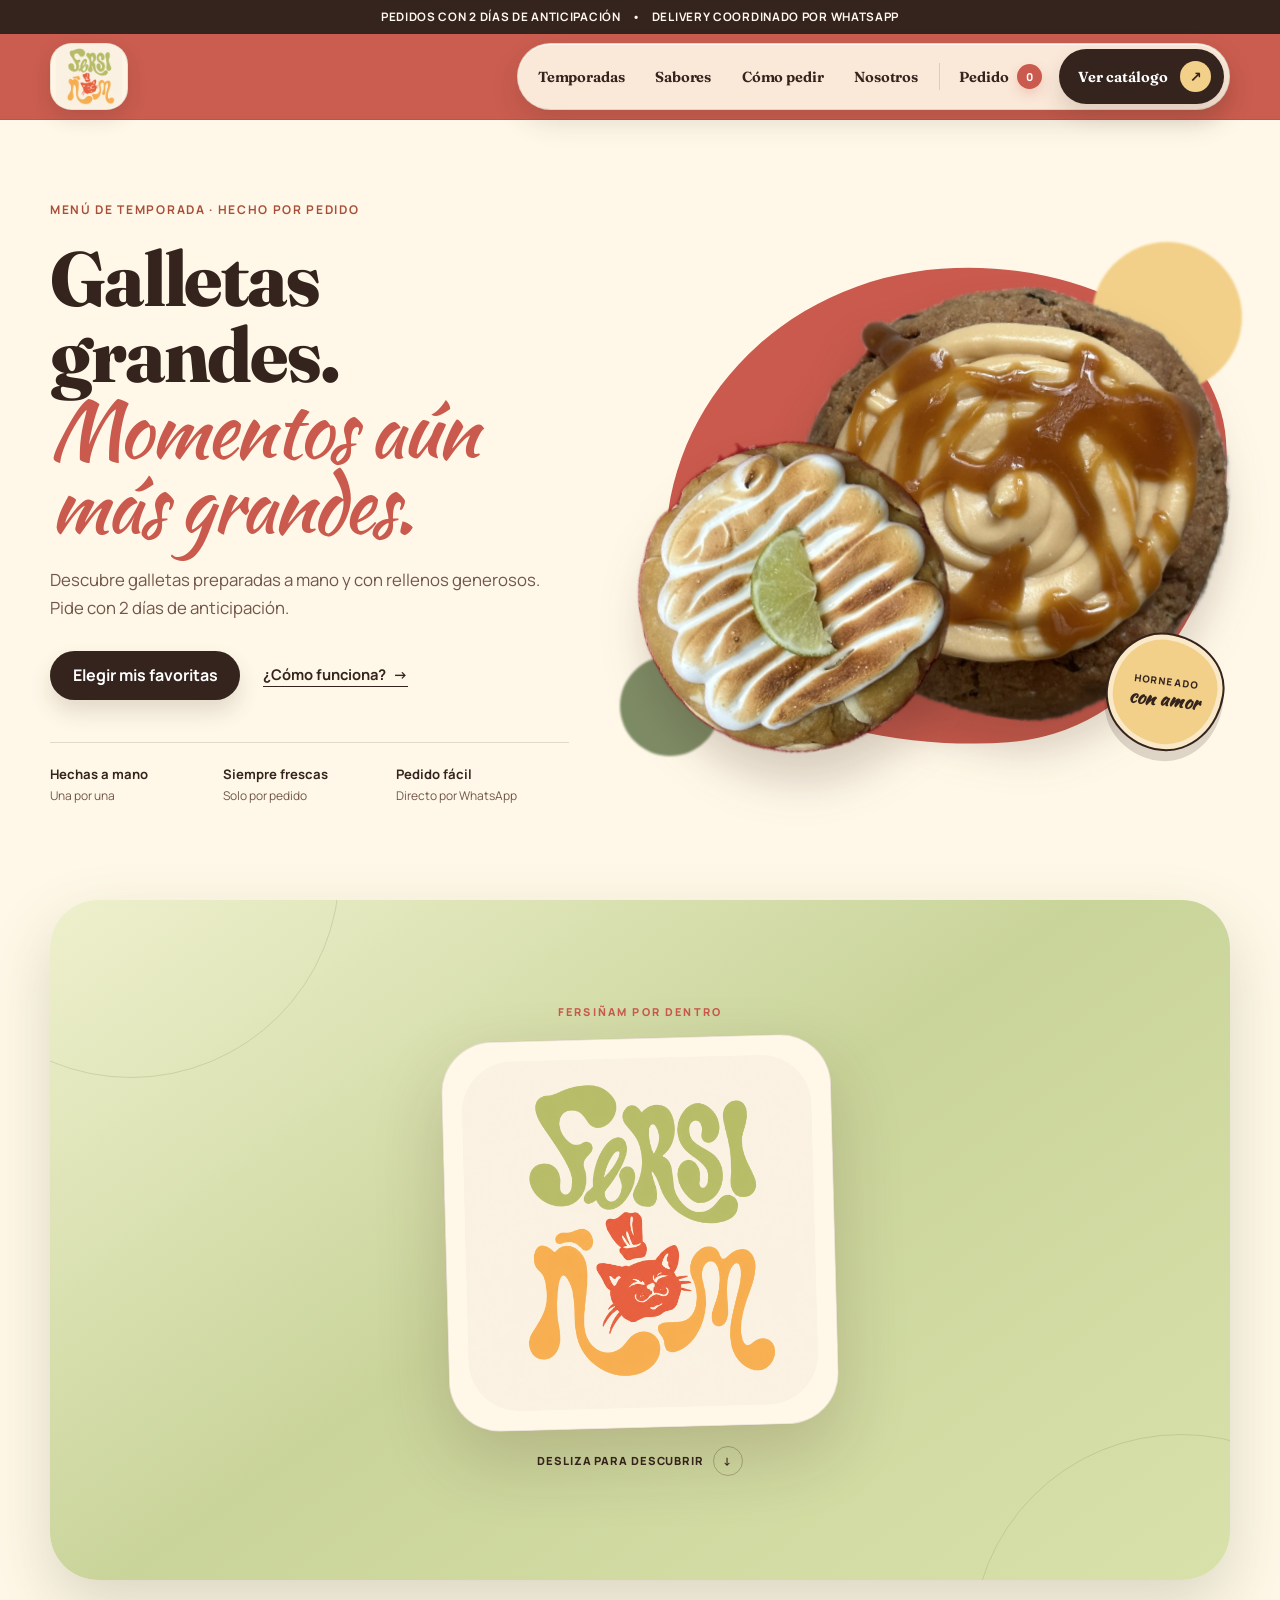
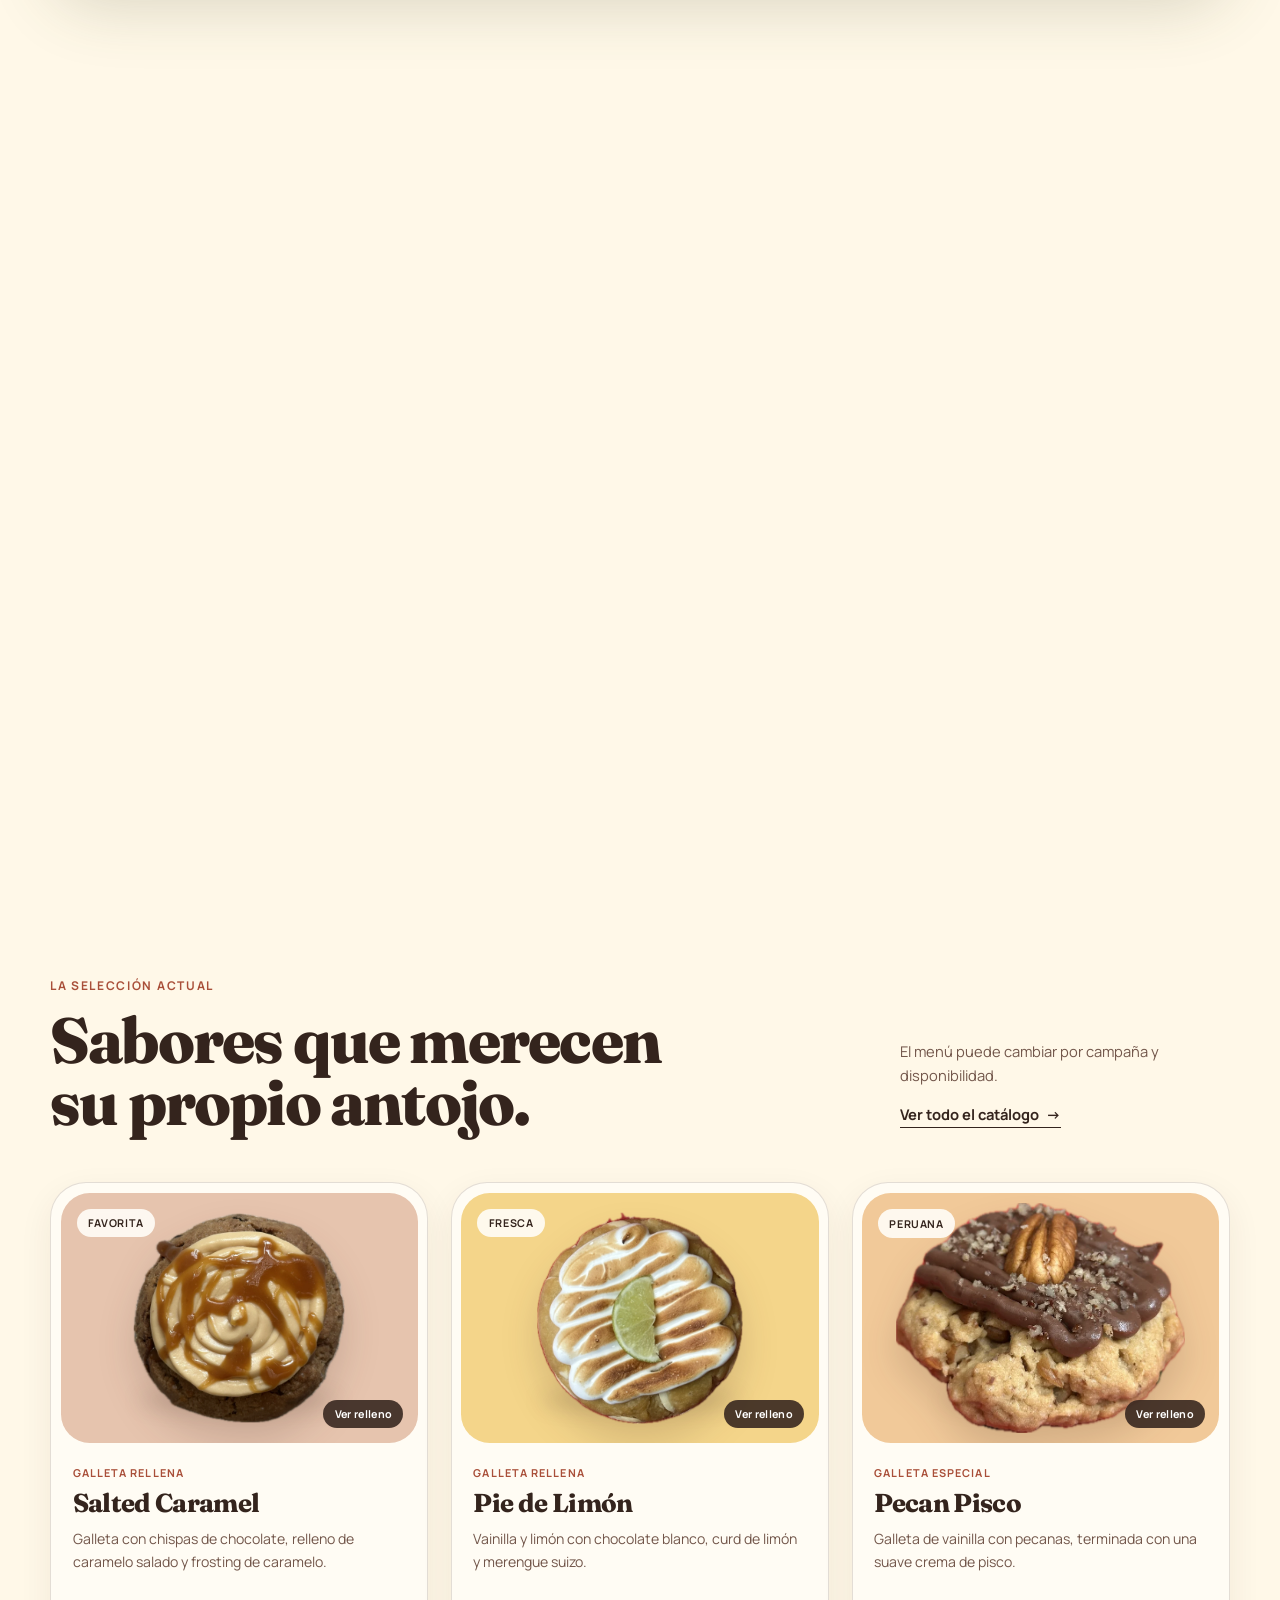
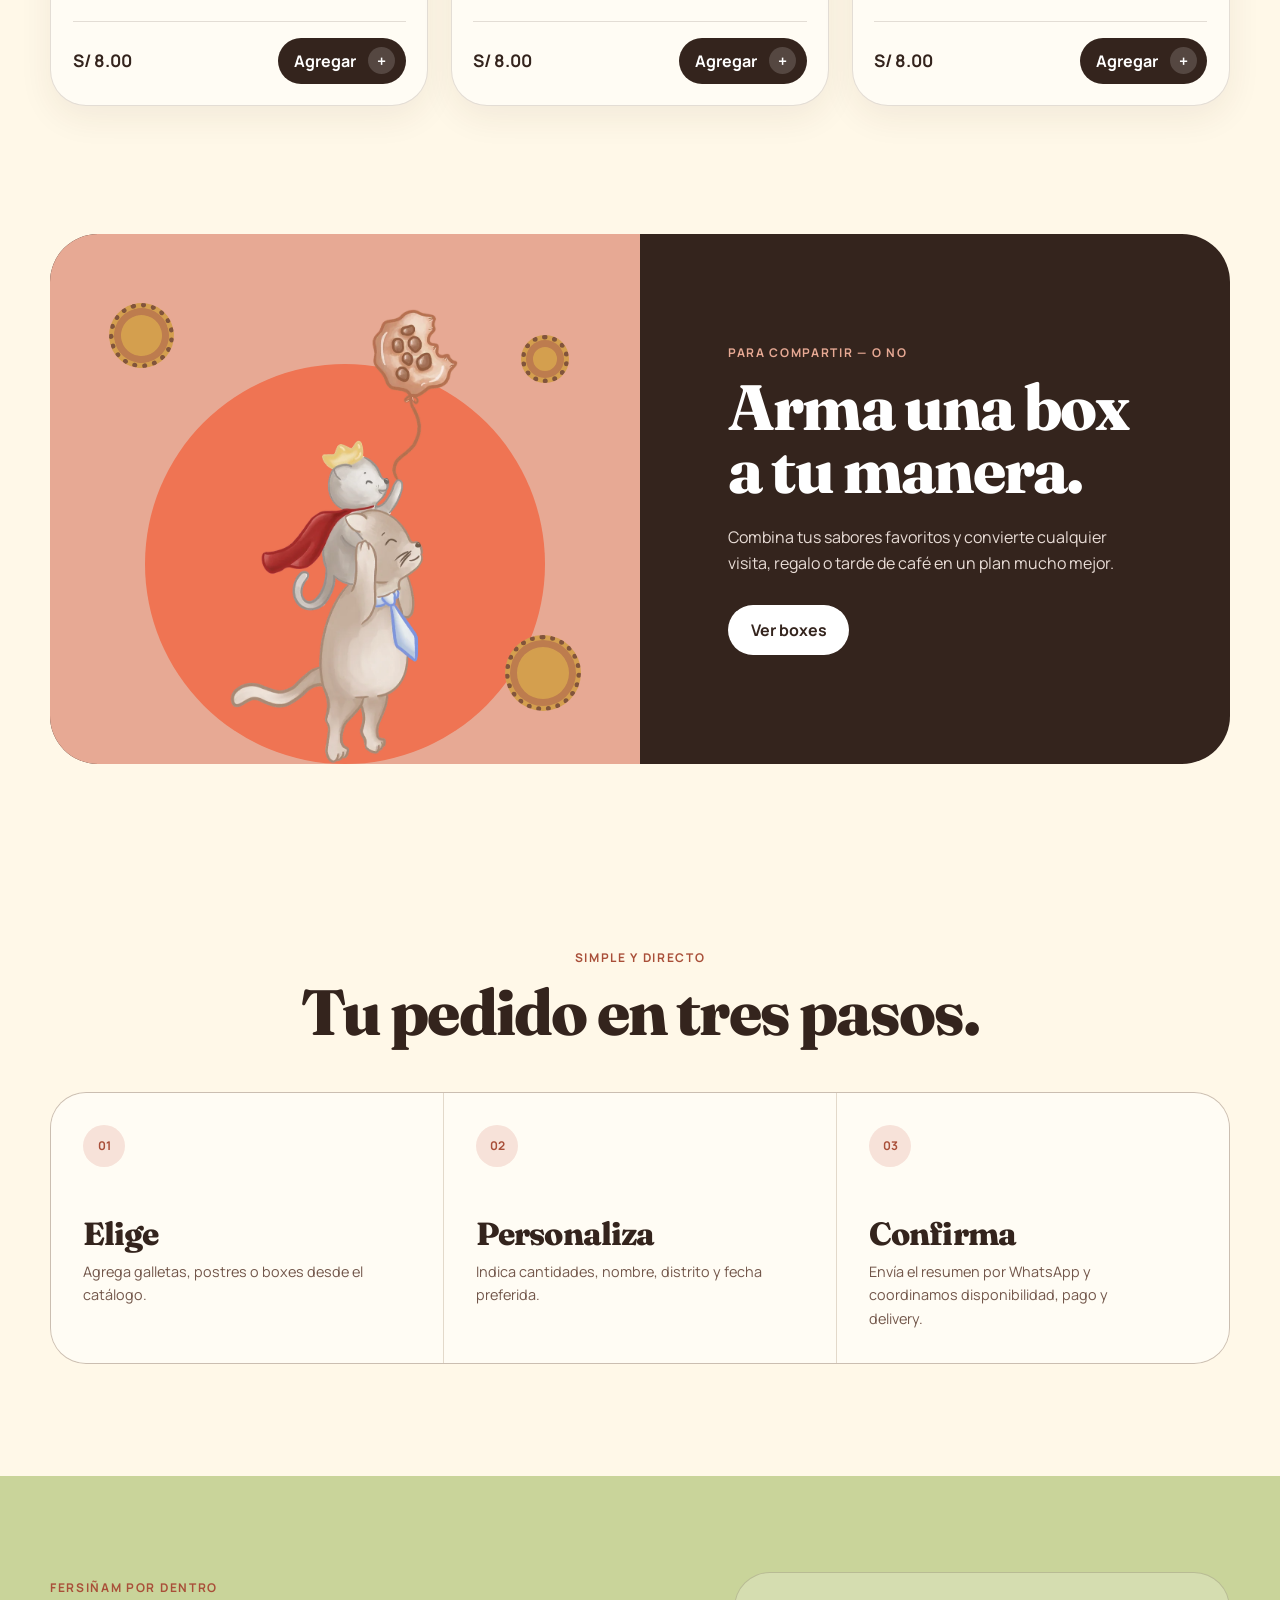
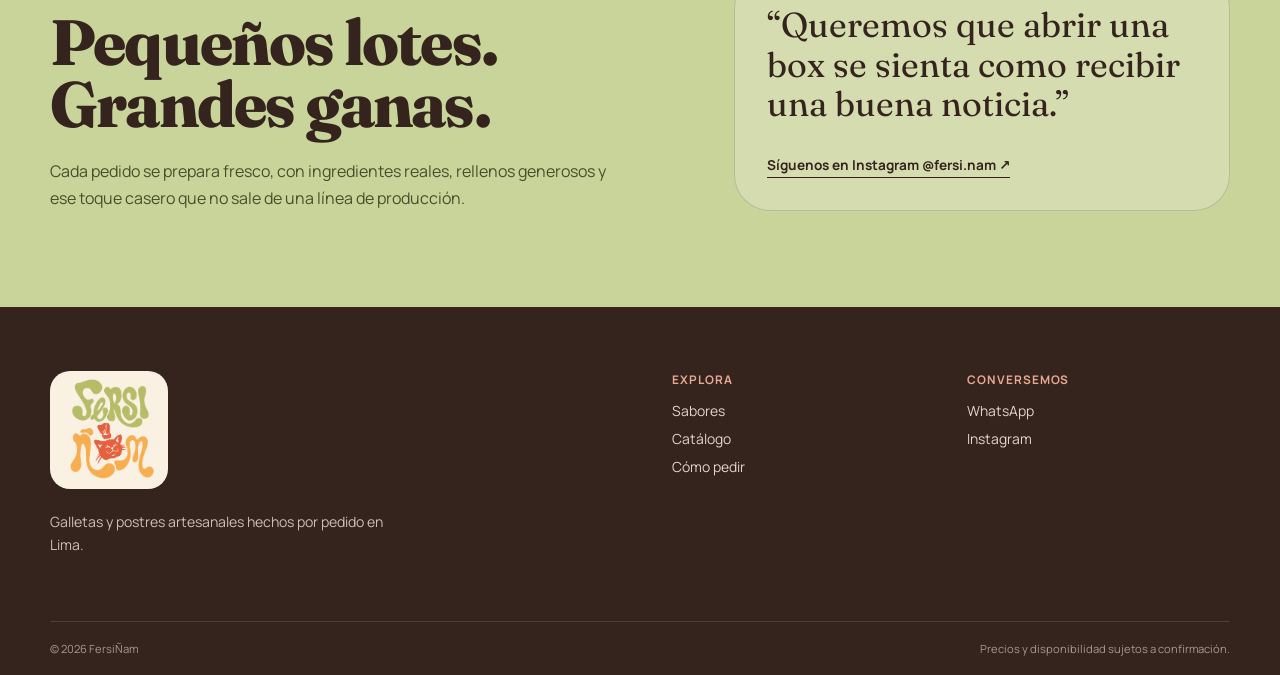
<file: index.html>
<!doctype html>
<html lang="es">
  <head>
    <meta charset="UTF-8" />
    <meta name="viewport" content="width=device-width, initial-scale=1.0" />
    <meta name="theme-color" content="#c95a4d" />
    <title>FersiÑam | Galletas artesanales por pedido</title>
    <meta
      name="description"
      content="Galletas artesanales, boxes y postres preparados por pedido. Revisa el menú de temporada y pide directo por WhatsApp."
    />
    <meta property="og:type" content="website" />
    <meta property="og:locale" content="es_PE" />
    <meta property="og:title" content="FersiÑam | Galletas artesanales por pedido" />
    <meta property="og:description" content="Sabores de temporada, boxes y postres preparados especialmente para ti." />
    <meta property="og:image" content="assets/og-fersinam-instagram.jpg" />
    <meta property="og:image:width" content="1200" />
    <meta property="og:image:height" content="630" />
    <meta name="twitter:card" content="summary_large_image" />
    <meta name="twitter:image" content="assets/og-fersinam-instagram.jpg" />
    <link rel="preconnect" href="https://fonts.googleapis.com" />
    <link rel="preconnect" href="https://fonts.gstatic.com" crossorigin />
    <link
      href="https://fonts.googleapis.com/css2?family=Berkshire+Swash&family=Fraunces:opsz,wght@9..144,600..900&family=Kaushan+Script&family=Manrope:wght@400;500;600;700;800&display=swap"
      rel="stylesheet"
    />
    <link rel="stylesheet" href="styles.css?v=20260731e" />
  </head>
  <body data-page="home">
    <a class="skip-link" href="#contenido">Saltar al contenido</a>

    <div class="announcement">
      <span>Pedidos con 2 días de anticipación</span>
      <span aria-hidden="true">•</span>
      <span>Delivery coordinado por WhatsApp</span>
    </div>

    <header class="site-header">
      <a class="brand" href="index.html" aria-label="FersiÑam, ir al inicio">
        <img class="brand-logo brand-logo-header" src="assets/brand/fersinam-logo-hq.png" alt="" />
      </a>

      <div class="header-controls">
        <nav class="desktop-nav" aria-label="Navegación principal">
          <a href="#temporadas">Temporadas</a>
          <a href="#sabores">Sabores</a>
          <a href="#como-pedir">Cómo pedir</a>
          <a href="#nosotros">Nosotros</a>
        </nav>

        <div class="header-actions">
          <a class="cart-link" href="catalogo.html#pedido" aria-label="Ver pedido">
            <span>Pedido</span><span class="cart-count" data-cart-count>0</span>
          </a>
          <a class="button button-dark header-cta" href="catalogo.html"><span>Ver catálogo</span></a>
          <button class="menu-button" type="button" aria-label="Abrir menú" aria-expanded="false" aria-controls="mobileNav">
            <span></span><span></span>
          </button>
        </div>
      </div>

      <nav class="mobile-nav" id="mobileNav" aria-label="Navegación móvil">
        <a href="#temporadas">Temporadas</a>
        <a href="#sabores">Sabores</a>
        <a href="#como-pedir">Cómo pedir</a>
        <a href="#nosotros">Nosotros</a>
        <a href="catalogo.html">Ver catálogo completo</a>
      </nav>
    </header>

    <main id="contenido">
      <section class="hero section-shell" aria-labelledby="heroTitle">
        <div class="hero-copy">
          <p class="eyebrow" id="campaignEyebrow">Menú de temporada</p>
          <h1 id="heroTitle">Galletas grandes.<br /><em>Momentos aún más grandes.</em></h1>
          <p class="hero-lead" id="campaignDescription">
            Recetas artesanales, rellenos generosos y sabores que cambian para que siempre tengas algo nuevo por probar.
          </p>
          <div class="hero-actions">
            <a class="button button-dark" href="catalogo.html">Elegir mis favoritas</a>
            <a class="text-link" href="#como-pedir">¿Cómo funciona? <span aria-hidden="true">→</span></a>
          </div>
          <ul class="hero-proof" aria-label="Beneficios">
            <li><strong>Hechas a mano</strong><span>Una por una</span></li>
            <li><strong>Siempre frescas</strong><span>Solo por pedido</span></li>
            <li><strong>Pedido fácil</strong><span>Directo por WhatsApp</span></li>
          </ul>
        </div>

        <div class="hero-visual" aria-label="Selección de galletas FersiÑam">
          <div class="hero-blob hero-blob-one"></div>
          <div class="hero-blob hero-blob-two"></div>
          <figure class="hero-product hero-product-main">
            <img id="heroImageMain" src="assets/products/salted-caramel.webp" alt="Galleta Salted Caramel" fetchpriority="high" />
          </figure>
          <figure class="hero-product hero-product-secondary">
            <img id="heroImageSecondary" src="assets/products/pie-de-limon.webp" alt="Galleta Pie de Limón" fetchpriority="high" />
          </figure>
          <div class="hero-sticker" aria-hidden="true"><span>horneado</span><strong>con amor</strong></div>
        </div>
      </section>

      <section class="seasonal-scroll section-shell" id="temporadas" aria-labelledby="seasonalTitle" data-scroll-fade>
        <div class="seasonal-story seasonal-sticky">
          <div class="seasonal-logo-layer" aria-hidden="true">
            <span class="seasonal-logo-kicker">FersiÑam por dentro</span>
            <div class="seasonal-logo-card">
              <img src="assets/brand/fersinam-logo-hq.png" alt="" />
            </div>
            <span class="seasonal-scroll-hint">Desliza para descubrir <b>↓</b></span>
          </div>

          <div class="seasonal-reveal">
            <div class="seasonal-copy">
              <div class="seasonal-meta"><span>Siempre disponible</span><span>Horneado por pedido</span></div>
              <p class="eyebrow">Nuestro ritual</p>
              <h2 id="seasonalTitle">Hechas despacio,<br /><em>disfrutadas sin apuro.</em></h2>
              <p>Preparamos cada pedido en pequeños lotes para que recibas galletas frescas, con rellenos generosos y mucho sabor.</p>
              <div class="seasonal-tags" aria-label="Características de nuestras galletas"><span>Masa artesanal</span><span>Rellenos generosos</span><span>Preparadas frescas</span></div>
              <a class="button button-light" href="catalogo.html">Descubrir sabores</a>
            </div>
            <div class="seasonal-visual" aria-label="Galletas artesanales FersiÑam">
              <div class="seasonal-products">
                <span class="seasonal-orbit seasonal-orbit-one" aria-hidden="true"></span>
                <span class="seasonal-orbit seasonal-orbit-two" aria-hidden="true"></span>
                <img class="seasonal-product seasonal-product-main" src="assets/products/salted-caramel.webp" alt="Galleta Salted Caramel" loading="lazy" />
                <img class="seasonal-product seasonal-product-secondary" src="assets/products/red-velvet.webp" alt="Galleta Red Velvet" loading="lazy" />
              </div>
              <span class="seasonal-seal" aria-hidden="true">HOY<br /><small>FRESCO</small></span>
              <div class="seasonal-caption"><span>Hecho por pedido</span><strong>FersiÑam</strong></div>
            </div>
          </div>
        </div>
      </section>

      <section class="section-shell product-section" id="sabores" aria-labelledby="flavorsTitle">
        <div class="section-heading heading-row">
          <div>
            <p class="eyebrow">La selección actual</p>
            <h2 id="flavorsTitle">Sabores que merecen<br />su propio antojo.</h2>
          </div>
          <div class="heading-aside">
            <p>El menú puede cambiar por campaña y disponibilidad.</p>
            <a class="text-link" href="catalogo.html">Ver todo el catálogo <span aria-hidden="true">→</span></a>
          </div>
        </div>
        <div class="product-showcase" id="featuredProducts"></div>
      </section>

      <section class="box-feature section-shell" aria-labelledby="boxTitle">
        <div class="box-art" aria-hidden="true">
          <span class="cookie-orbit orbit-one"></span>
          <span class="cookie-orbit orbit-two"></span>
          <span class="cookie-orbit orbit-three"></span>
          <img src="assets/products/mascota-ratones.webp" alt="" loading="lazy" />
        </div>
        <div class="box-copy">
          <p class="eyebrow">Para compartir — o no</p>
          <h2 id="boxTitle">Arma una box<br />a tu manera.</h2>
          <p>Combina tus sabores favoritos y convierte cualquier visita, regalo o tarde de café en un plan mucho mejor.</p>
          <a class="button button-light" href="catalogo.html?categoria=packs">Ver boxes</a>
        </div>
      </section>

      <section class="steps-section section-shell" id="como-pedir" aria-labelledby="stepsTitle">
        <div class="section-heading centered-heading">
          <p class="eyebrow">Simple y directo</p>
          <h2 id="stepsTitle">Tu pedido en tres pasos.</h2>
        </div>
        <ol class="steps-grid">
          <li>
            <span class="step-number">01</span>
            <h3>Elige</h3>
            <p>Agrega galletas, postres o boxes desde el catálogo.</p>
          </li>
          <li>
            <span class="step-number">02</span>
            <h3>Personaliza</h3>
            <p>Indica cantidades, nombre, distrito y fecha preferida.</p>
          </li>
          <li>
            <span class="step-number">03</span>
            <h3>Confirma</h3>
            <p>Envía el resumen por WhatsApp y coordinamos disponibilidad, pago y delivery.</p>
          </li>
        </ol>
      </section>

      <section class="story-section" id="nosotros" aria-labelledby="storyTitle">
        <div class="section-shell story-inner">
          <div class="story-copy">
            <p class="eyebrow">FersiÑam por dentro</p>
            <h2 id="storyTitle">Pequeños lotes.<br />Grandes ganas.</h2>
            <p>Cada pedido se prepara fresco, con ingredientes reales, rellenos generosos y ese toque casero que no sale de una línea de producción.</p>
          </div>
          <div class="story-quote">
            <p>“Queremos que abrir una box se sienta como recibir una buena noticia.”</p>
            <a class="instagram-link" data-instagram-link href="#" target="_blank" rel="noreferrer">Síguenos en Instagram <span data-instagram-handle>@fersi.nam</span> ↗</a>
          </div>
        </div>
      </section>
    </main>

    <footer class="site-footer">
      <div class="footer-main section-shell">
        <div>
          <a class="brand footer-brand" href="index.html">
            <img class="brand-logo brand-logo-footer" src="assets/brand/fersinam-logo-hq.png" alt="FersiÑam" />
          </a>
          <p>Galletas y postres artesanales hechos por pedido en Lima.</p>
        </div>
        <div class="footer-links">
          <div><strong>Explora</strong><a href="#sabores">Sabores</a><a href="catalogo.html">Catálogo</a><a href="#como-pedir">Cómo pedir</a></div>
          <div><strong>Conversemos</strong><a data-whatsapp-link href="#" target="_blank" rel="noreferrer">WhatsApp</a><a data-instagram-link href="#" target="_blank" rel="noreferrer">Instagram</a></div>
        </div>
      </div>
      <div class="footer-bottom section-shell"><span>© <span data-current-year></span> FersiÑam</span><span>Precios y disponibilidad sujetos a confirmación.</span></div>
    </footer>

    <a class="mobile-order-cta" href="catalogo.html">Armar pedido <span>·</span> <strong data-cart-mobile-label>Ver catálogo</strong></a>
    <div class="toast" id="toast" role="status" aria-live="polite"></div>

    <script src="data/catalog.js?v=20260731e"></script>
    <script src="script.js?v=20260731e"></script>
  </body>
</html>
</file>
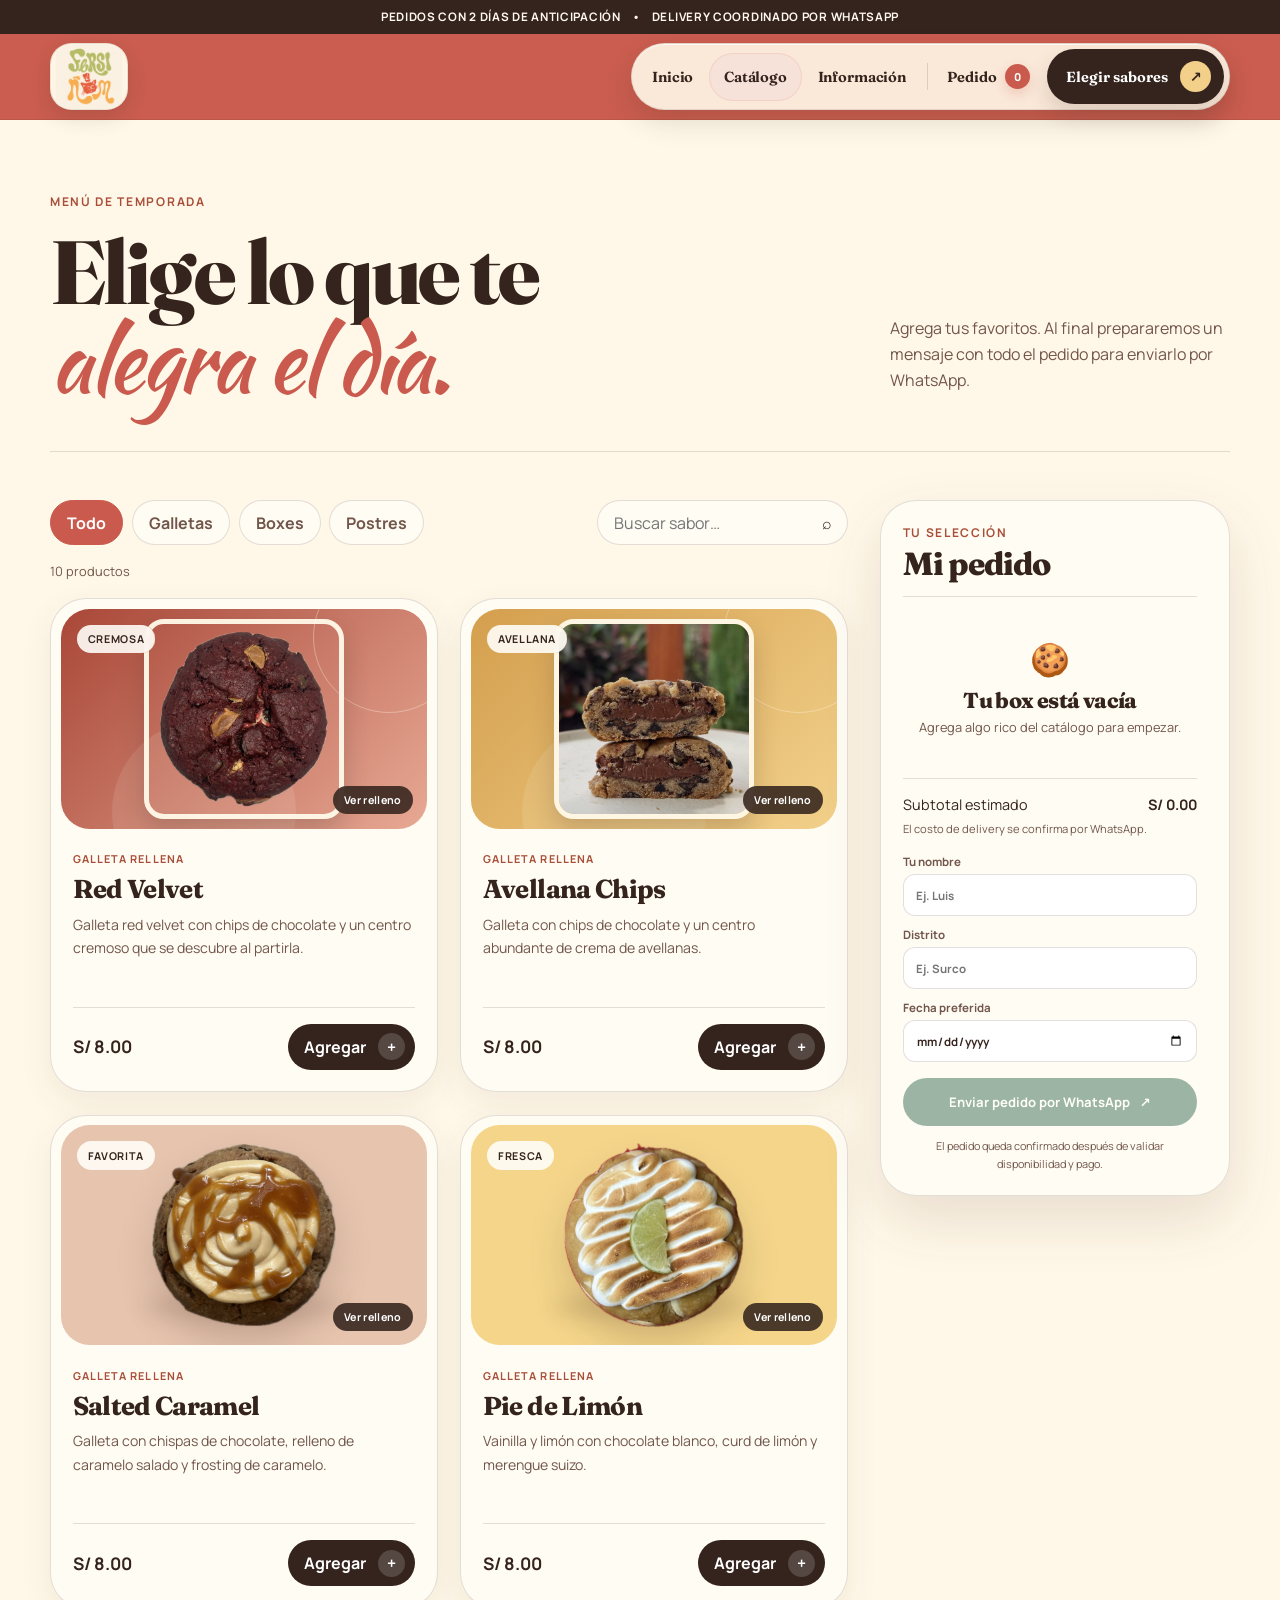
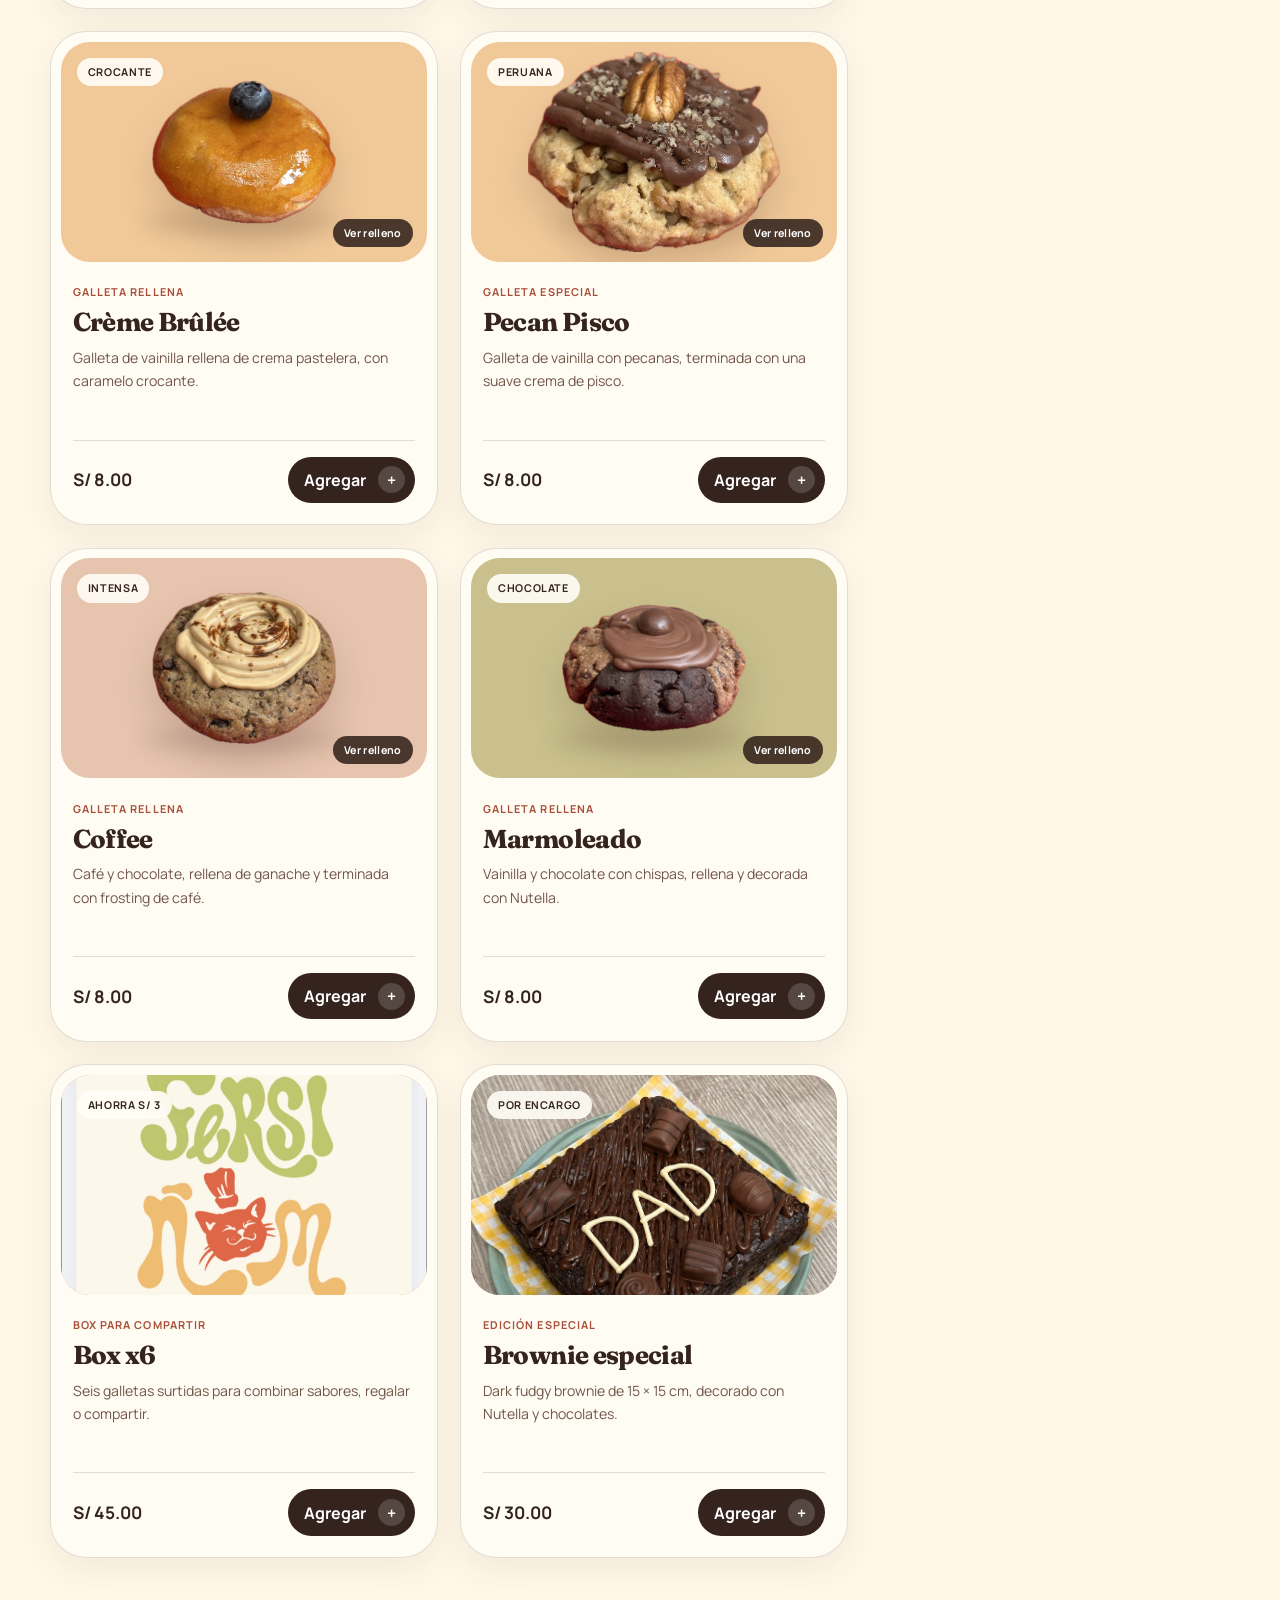
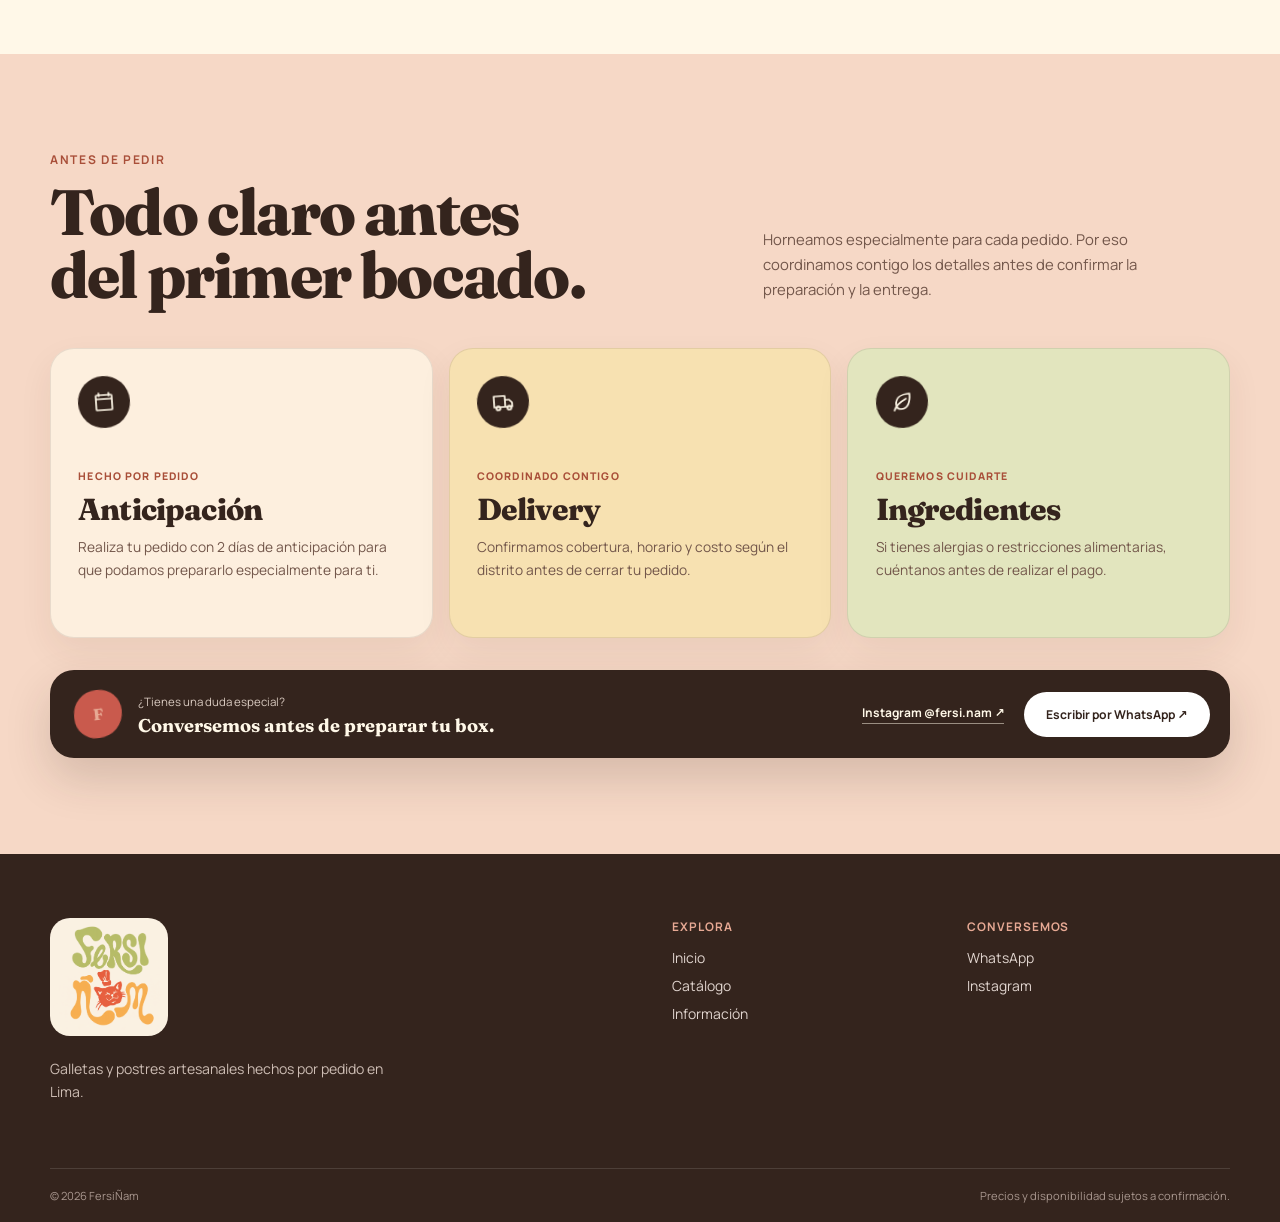
<file: catalogo.html>
<!doctype html>
<html lang="es">
  <head>
    <meta charset="UTF-8" />
    <meta name="viewport" content="width=device-width, initial-scale=1.0" />
    <meta name="theme-color" content="#c95a4d" />
    <title>Catálogo | FersiÑam</title>
    <meta name="description" content="Elige galletas, boxes y postres FersiÑam. Arma tu pedido y envíalo listo por WhatsApp." />
    <meta property="og:type" content="website" />
    <meta property="og:locale" content="es_PE" />
    <meta property="og:title" content="Catálogo FersiÑam" />
    <meta property="og:description" content="Elige tus sabores y envía el pedido listo por WhatsApp." />
    <meta property="og:image" content="assets/og-fersinam-instagram.jpg" />
    <meta property="og:image:width" content="1200" />
    <meta property="og:image:height" content="630" />
    <meta name="twitter:card" content="summary_large_image" />
    <meta name="twitter:image" content="assets/og-fersinam-instagram.jpg" />
    <link rel="preconnect" href="https://fonts.googleapis.com" />
    <link rel="preconnect" href="https://fonts.gstatic.com" crossorigin />
    <link href="https://fonts.googleapis.com/css2?family=Berkshire+Swash&family=Fraunces:opsz,wght@9..144,600..900&family=Kaushan+Script&family=Manrope:wght@400;500;600;700;800&display=swap" rel="stylesheet" />
    <link rel="stylesheet" href="styles.css?v=20260731e" />
  </head>
  <body data-page="catalog">
    <a class="skip-link" href="#contenido">Saltar al contenido</a>
    <div class="announcement"><span>Pedidos con 2 días de anticipación</span><span aria-hidden="true">•</span><span>Delivery coordinado por WhatsApp</span></div>

    <header class="site-header">
      <a class="brand" href="index.html" aria-label="FersiÑam, ir al inicio"><img class="brand-logo brand-logo-header" src="assets/brand/fersinam-logo-hq.png" alt="" /></a>
      <div class="header-controls">
        <nav class="desktop-nav" aria-label="Navegación principal"><a href="index.html">Inicio</a><a class="is-current" href="#catalogo" aria-current="location">Catálogo</a><a href="#informacion">Información</a></nav>
        <div class="header-actions">
          <button class="cart-link cart-open-button" type="button" aria-controls="orderPanel"><span>Pedido</span><span class="cart-count" data-cart-count>0</span></button>
          <a class="button button-dark header-cta" href="#catalogo"><span>Elegir sabores</span></a>
          <button class="menu-button" type="button" aria-label="Abrir menú" aria-expanded="false" aria-controls="mobileNav"><span></span><span></span></button>
        </div>
      </div>
      <nav class="mobile-nav" id="mobileNav" aria-label="Navegación móvil"><a href="index.html">Inicio</a><a href="#catalogo">Catálogo</a><a href="#informacion">Información</a></nav>
    </header>

    <main id="contenido">
      <section class="catalog-hero section-shell">
        <p class="eyebrow">Menú de temporada</p>
        <div class="catalog-hero-row">
          <h1>Elige lo que te<br /><em>alegra el día.</em></h1>
          <p>Agrega tus favoritos. Al final prepararemos un mensaje con todo el pedido para enviarlo por WhatsApp.</p>
        </div>
      </section>

      <section class="catalog-layout section-shell" id="catalogo" aria-label="Catálogo de productos">
        <div class="catalog-main">
          <div class="catalog-tools">
            <div class="filters" id="categoryFilters" aria-label="Filtrar productos"></div>
            <label class="search-field">
              <span class="sr-only">Buscar producto</span>
              <input id="productSearch" type="search" placeholder="Buscar sabor…" autocomplete="off" />
              <span aria-hidden="true">⌕</span>
            </label>
          </div>
          <p class="result-count" id="resultCount" aria-live="polite"></p>
          <div class="catalog-grid" id="productGrid"></div>
          <div class="no-results" id="noResults" hidden>
            <h2>No encontramos ese sabor.</h2>
            <p>Prueba con otro nombre o revisa todas las categorías.</p>
          </div>
        </div>

        <aside class="order-panel" id="orderPanel" aria-labelledby="orderTitle">
          <div class="order-panel-header">
            <div><p class="eyebrow">Tu selección</p><h2 id="orderTitle">Mi pedido</h2></div>
            <button class="order-close-button" type="button" aria-label="Cerrar pedido">×</button>
          </div>
          <div class="cart-list" id="cartList" aria-live="polite"></div>
          <div class="cart-summary">
            <div><span>Subtotal estimado</span><strong id="cartTotal">S/ 0.00</strong></div>
            <p>El costo de delivery se confirma por WhatsApp.</p>
          </div>
          <div class="customer-fields">
            <label>Tu nombre <input id="customerName" type="text" placeholder="Ej. Luis" autocomplete="name" /></label>
            <label>Distrito <input id="customerDistrict" type="text" placeholder="Ej. Surco" autocomplete="address-level2" /></label>
            <label>Fecha preferida <input id="customerDate" type="date" /></label>
          </div>
          <a class="button button-whatsapp button-full disabled" id="whatsappButton" href="#" target="_blank" rel="noreferrer" aria-disabled="true">Enviar pedido por WhatsApp <span aria-hidden="true">↗</span></a>
          <p class="order-note">El pedido queda confirmado después de validar disponibilidad y pago.</p>
        </aside>
      </section>

      <section class="catalog-info" id="informacion">
        <div class="section-shell info-shell">
          <div class="info-heading">
            <div>
              <p class="eyebrow">Antes de pedir</p>
              <h2>Todo claro antes<br />del primer bocado.</h2>
            </div>
            <p>Horneamos especialmente para cada pedido. Por eso coordinamos contigo los detalles antes de confirmar la preparación y la entrega.</p>
          </div>

          <div class="info-grid">
            <article>
              <span class="info-icon" aria-hidden="true"><svg viewBox="0 0 24 24"><path d="M7 3v3M17 3v3M4 9h16M5 5h14a1 1 0 0 1 1 1v13a1 1 0 0 1-1 1H5a1 1 0 0 1-1-1V6a1 1 0 0 1 1-1Z" /></svg></span>
              <p class="info-kicker">Hecho por pedido</p>
              <h3>Anticipación</h3>
              <p>Realiza tu pedido con 2 días de anticipación para que podamos prepararlo especialmente para ti.</p>
            </article>
            <article>
              <span class="info-icon" aria-hidden="true"><svg viewBox="0 0 24 24"><path d="M3 6h11v11H3zM14 10h4l3 3v4h-7zM7 20a2 2 0 1 0 0-4 2 2 0 0 0 0 4ZM18 20a2 2 0 1 0 0-4 2 2 0 0 0 0 4Z" /></svg></span>
              <p class="info-kicker">Coordinado contigo</p>
              <h3>Delivery</h3>
              <p>Confirmamos cobertura, horario y costo según el distrito antes de cerrar tu pedido.</p>
            </article>
            <article>
              <span class="info-icon" aria-hidden="true"><svg viewBox="0 0 24 24"><path d="M20 4C11 4 6 8 6 14c0 3 2 5 5 5 6 0 9-6 9-15ZM4 20c2-5 6-8 12-11" /></svg></span>
              <p class="info-kicker">Queremos cuidarte</p>
              <h3>Ingredientes</h3>
              <p>Si tienes alergias o restricciones alimentarias, cuéntanos antes de realizar el pago.</p>
            </article>
          </div>

          <div class="info-contact">
            <div class="info-contact-copy">
              <span class="info-social-mark" aria-hidden="true">F</span>
              <div><p>¿Tienes una duda especial?</p><strong>Conversemos antes de preparar tu box.</strong></div>
            </div>
            <div class="info-contact-actions">
              <a class="info-instagram" data-instagram-link href="#" target="_blank" rel="noreferrer">Instagram <span data-instagram-handle>@fersi.nam</span> ↗</a>
              <a class="button button-light" data-whatsapp-link href="#" target="_blank" rel="noreferrer">Escribir por WhatsApp ↗</a>
            </div>
          </div>
        </div>
      </section>
    </main>

    <footer class="site-footer">
      <div class="footer-main section-shell">
        <div><a class="brand footer-brand" href="index.html"><img class="brand-logo brand-logo-footer" src="assets/brand/fersinam-logo-hq.png" alt="FersiÑam" /></a><p>Galletas y postres artesanales hechos por pedido en Lima.</p></div>
        <div class="footer-links"><div><strong>Explora</strong><a href="index.html">Inicio</a><a href="#catalogo">Catálogo</a><a href="#informacion">Información</a></div><div><strong>Conversemos</strong><a data-whatsapp-link href="#" target="_blank" rel="noreferrer">WhatsApp</a><a data-instagram-link href="#" target="_blank" rel="noreferrer">Instagram</a></div></div>
      </div>
      <div class="footer-bottom section-shell"><span>© <span data-current-year></span> FersiÑam</span><span>Precios y disponibilidad sujetos a confirmación.</span></div>
    </footer>

    <button class="mobile-cart-bar cart-open-button" type="button" aria-controls="orderPanel"><span><strong data-cart-count>0</strong> productos</span><span>Ver mi pedido</span><span id="mobileCartTotal">S/ 0.00</span></button>
    <div class="page-overlay" id="pageOverlay"></div>
    <div class="toast" id="toast" role="status" aria-live="polite"></div>

    <script src="data/catalog.js?v=20260731e"></script>
    <script src="script.js?v=20260731e"></script>
  </body>
</html>
</file>
<file: styles.css>
:root {
  /* Paleta oficial compartida por FersiÑam */
  --olive: #7e8c65;
  --pink-hot: #c95a4d;
  --ochre: #d49f4e;
  --mint: #c9d49a;
  --pink: #e7a994;
  --brick: #c95a4d;
  --brick-deep: #a94738;
  --yellow: #f2d08a;
  --pink-light: #f7e2d9;
  --cream: #fff8e8;
  --paper: #fffcf4;
  --cocoa: #34241d;
  --cocoa-soft: #72564a;
  --line: rgba(58, 33, 23, 0.14);
  --white: #fff;
  --display: "Fraunces", Georgia, serif;
  --brand: "Berkshire Swash", "Brush Script MT", cursive;
  --handwritten: "Kaushan Script", "Segoe Print", cursive;
  --body: "Manrope", system-ui, sans-serif;
  --radius-sm: 1rem;
  --radius-md: 1.5rem;
  --radius-lg: 2.25rem;
  --shadow: 0 24px 60px rgba(73, 37, 25, 0.12);
}

* { box-sizing: border-box; }
html { scroll-behavior: smooth; }
section[id] { scroll-margin-top: 110px; }
body { margin: 0; overflow-x: hidden; background: var(--cream); color: var(--cocoa); font-family: var(--body); }
body.order-open { overflow: hidden; }
a { color: inherit; text-decoration: none; }
button, input { font: inherit; }
button { color: inherit; }
img { display: block; max-width: 100%; }
h1, h2, h3, p { margin: 0; }
h1, h2, h3 { font-family: var(--display); font-weight: 800; line-height: .98; letter-spacing: -.028em; }
p { line-height: 1.65; }

.sr-only { position: absolute; width: 1px; height: 1px; padding: 0; margin: -1px; overflow: hidden; clip: rect(0, 0, 0, 0); white-space: nowrap; border: 0; }
.skip-link { position: fixed; left: 1rem; top: -5rem; z-index: 100; padding: .8rem 1rem; background: var(--cocoa); color: #fff; border-radius: .75rem; }
.skip-link:focus { top: 1rem; }
.section-shell { width: min(1180px, calc(100% - 40px)); margin-inline: auto; }
.eyebrow { color: #a94f39; font-size: .75rem; font-weight: 700; letter-spacing: .14em; text-transform: uppercase; }

.announcement { min-height: 34px; display: flex; align-items: center; justify-content: center; gap: .7rem; padding: .5rem 1rem; background: var(--cocoa); color: #fff8ed; font-size: .73rem; font-weight: 700; letter-spacing: .06em; text-transform: uppercase; text-align: center; }
.site-header { position: sticky; top: 0; z-index: 50; display: grid; grid-template-columns: auto minmax(0, 1fr); align-items: center; gap: 1.5rem; min-height: 86px; padding: 0 max(20px, calc((100vw - 1180px) / 2)); background: color-mix(in srgb, var(--brick) 94%, #df8c6b); border-bottom: 1px solid rgba(58, 33, 23, .12); backdrop-filter: blur(16px); }
.brand { display: inline-flex; align-items: center; gap: .68rem; width: max-content; font-family: var(--brand); font-size: 1.55rem; font-weight: 400; letter-spacing: 0; }
.site-header .brand { min-width: 74px; min-height: 64px; justify-content: center; padding: .22rem .55rem; overflow: hidden; border: 1px solid rgba(52, 36, 29, .1); border-radius: 1.35rem; background: rgba(255, 248, 232, .98); box-shadow: 0 8px 20px rgba(52, 36, 29, .14); }
.brand-logo { display: block; object-fit: contain; }
.brand-logo-header { width: 58px; height: 58px; transform: scale(1.14); }
.brand-logo-footer { width: 118px; height: 118px; border-radius: 1.25rem; }
.brand-mark { display: grid; place-items: center; width: 34px; aspect-ratio: 1; border-radius: 50% 46% 52% 44%; background: var(--pink-hot); color: var(--pink); font-size: 1rem; transform: rotate(-6deg); }
.header-controls { justify-self: end; display: flex; align-items: center; gap: .3rem; padding: .34rem; border: 1px solid rgba(52, 36, 29, .11); border-radius: 999px; background: rgba(255, 248, 232, .9); box-shadow: 0 12px 28px rgba(52, 36, 29, .14), inset 0 1px 0 rgba(255,255,255,.72); backdrop-filter: blur(12px); }
.desktop-nav { display: flex; align-items: center; justify-content: center; gap: .08rem; font-family: var(--display); font-size: .91rem; font-weight: 650; letter-spacing: -.01em; }
.desktop-nav a { position: relative; display: inline-flex; align-items: center; min-height: 48px; padding: .62rem .92rem; border-radius: 999px; transition: color .22s ease, background-color .22s ease, transform .22s ease, box-shadow .22s ease; }
.desktop-nav a.is-current { background: var(--pink-light); box-shadow: inset 0 0 0 1px rgba(201, 90, 77, .12); }
.desktop-nav a:hover,
.desktop-nav a:focus-visible { outline: none; background: var(--cocoa); color: var(--cream); box-shadow: 0 9px 18px rgba(52, 36, 29, .14); transform: translateY(-1px); }
.desktop-nav a:active { transform: translateY(0) scale(.97); }
.header-actions { position: relative; display: flex; align-items: center; gap: .3rem; padding-left: .55rem; }
.header-actions::before { content: ""; position: absolute; left: .1rem; top: 25%; bottom: 25%; width: 1px; background: rgba(52, 36, 29, .14); }
.cart-link { appearance: none; border: 0; border-radius: 999px; background: transparent; cursor: pointer; display: inline-flex; align-items: center; gap: .5rem; min-height: 48px; padding: .65rem .78rem; font-family: var(--display); font-size: .91rem; font-weight: 650; transition: color .22s ease, background .22s ease, transform .22s ease; }
.cart-link:hover,
.cart-link:focus-visible { outline: none; background: rgba(231, 169, 148, .34); transform: translateY(-1px); }
.cart-count { display: grid; place-items: center; min-width: 25px; height: 25px; padding: 0 .35rem; border-radius: 99px; background: var(--pink-hot); color: #fff; font-family: var(--body); font-size: .68rem; font-weight: 800; box-shadow: 0 5px 12px rgba(201, 90, 77, .22); }
.button { display: inline-flex; align-items: center; justify-content: center; gap: .6rem; min-height: 48px; padding: .8rem 1.35rem; border: 1px solid transparent; border-radius: 999px; font-weight: 700; cursor: pointer; transition: transform .2s ease, box-shadow .2s ease, background .2s ease; }
.button:hover { transform: translateY(-2px); }
.button-dark { background: var(--cocoa); color: #fff; box-shadow: 0 12px 22px rgba(58, 33, 23, .14); }
.header-cta { min-height: 50px; padding: .68rem .7rem .68rem 1.15rem; font-family: var(--display); font-size: .91rem; font-weight: 650; }
.header-cta::after { content: "↗"; display: grid; place-items: center; width: 31px; height: 31px; margin-left: .15rem; border-radius: 50%; background: var(--yellow); color: var(--cocoa); font-family: var(--body); font-size: .9rem; font-weight: 800; transition: transform .25s ease, background .25s ease; }
.header-cta:hover::after,
.header-cta:focus-visible::after { background: var(--cream); transform: rotate(45deg); }
.button-light { background: #fff; color: var(--cocoa); }
.button-whatsapp { background: #245f42; color: #fff; }
.button-full { width: 100%; }
.button.disabled { opacity: .45; pointer-events: none; box-shadow: none; }
.text-link { display: inline-flex; align-items: center; gap: .45rem; width: max-content; padding-bottom: .15rem; border-bottom: 1px solid currentColor; font-size: .92rem; font-weight: 700; }
.menu-button { display: none; width: 42px; height: 42px; padding: 0 10px; border: 0; border-radius: 50%; background: var(--cocoa); cursor: pointer; }
.menu-button span { display: block; width: 100%; height: 2px; margin: 5px 0; background: #fff; }
.mobile-nav { display: none; }

/* Inicio */
.hero { min-height: 690px; display: grid; grid-template-columns: .92fr 1.08fr; align-items: center; gap: clamp(2rem, 4vw, 5rem); padding-block: 5rem 4.5rem; }
.hero-copy { position: relative; z-index: 2; }
.hero-copy .eyebrow { margin-bottom: 1.35rem; }
.hero h1 { max-width: 690px; font-size: clamp(3.25rem, 6vw, 5.8rem); }
.hero h1 em, .catalog-hero h1 em { color: var(--pink-hot); font-family: var(--handwritten); font-style: normal; font-weight: 400; line-height: .92; letter-spacing: -.035em; }
.hero-lead { max-width: 570px; margin-top: 1.5rem; color: var(--cocoa-soft); font-size: 1.05rem; }
.hero-actions { display: flex; align-items: center; flex-wrap: wrap; gap: 1.4rem; margin-top: 1.8rem; }
.hero-proof { display: grid; grid-template-columns: repeat(3, 1fr); max-width: 620px; margin: 2.6rem 0 0; padding: 1.4rem 0 0; border-top: 1px solid var(--line); list-style: none; }
.hero-proof li { padding-right: 1rem; }
.hero-proof strong, .hero-proof span { display: block; }
.hero-proof strong { margin-bottom: .25rem; font-size: .82rem; }
.hero-proof span { color: var(--cocoa-soft); font-size: .75rem; }
.hero-visual { position: relative; min-height: 530px; }
.hero-visual::before { content: ""; position: absolute; inset: 6% 0 4% 7%; border-radius: 52% 48% 42% 58% / 58% 40% 60% 42%; background: var(--brick); transform: rotate(-4deg); }
.hero-blob { position: absolute; border-radius: 50%; filter: blur(1px); }
.hero-blob-one { width: 150px; height: 150px; top: 1%; right: -2%; background: var(--yellow); }
.hero-blob-two { width: 100px; height: 100px; bottom: 2%; left: 0; background: var(--olive); }
.hero-product { position: absolute; z-index: 2; margin: 0; filter: drop-shadow(0 30px 22px rgba(58, 33, 23, .2)); }
.hero-product img { width: 100%; height: 100%; object-fit: contain; }
.hero-product-photo { aspect-ratio: 4 / 5; overflow: hidden; border: 9px solid var(--paper); border-radius: 2rem; background: var(--paper); }
.hero-product-photo img { object-fit: cover; }
.hero-product-main { width: 78%; right: -3%; top: 5%; transform: rotate(8deg); }
.hero-product-secondary { width: 57%; left: 0; bottom: 0; transform: rotate(-11deg); }
.hero-sticker { position: absolute; z-index: 4; right: 1%; bottom: 3%; display: flex; flex-direction: column; align-items: center; justify-content: center; width: 118px; aspect-ratio: 1; border: 2px solid var(--cocoa); border-radius: 46% 54% 48% 52% / 52% 45% 55% 48%; background: var(--yellow); color: var(--cocoa); text-align: center; transform: rotate(7deg); box-shadow: 0 10px 0 rgba(52, 36, 29, .16), inset 0 0 0 5px rgba(255, 252, 244, .58); }
.hero-sticker span { font-size: .61rem; font-weight: 800; letter-spacing: .13em; text-transform: uppercase; }
.hero-sticker strong { margin-top: .18rem; font-family: var(--handwritten); font-size: 1.18rem; line-height: 1; }

.seasonal-scroll { position: relative; min-height: 172vh; margin-block: 1.5rem 2rem; --scroll-logo-opacity: 1; --scroll-logo-scale: 1; --scroll-logo-lift: 0px; --scroll-reveal-opacity: 0; --scroll-reveal-lift: 42px; }
.seasonal-story { position: relative; min-height: min(680px, calc(100vh - 120px)); overflow: hidden; border-radius: 3rem; background: linear-gradient(145deg, #eef0cd 0%, var(--mint) 48%, #d8e1aa 100%); color: var(--cream); box-shadow: 0 26px 65px rgba(70,82,45,.2); isolation: isolate; }
.seasonal-sticky { position: sticky; top: 100px; }
.seasonal-story::before,.seasonal-story::after { position: absolute; z-index: 0; width: 26rem; aspect-ratio: 1; border: 1px solid rgba(126,140,92,.24); border-radius: 50%; content: ""; }
.seasonal-story::before { top: -15rem; left: -8rem; }
.seasonal-story::after { right: -10rem; bottom: -17rem; }
.seasonal-logo-layer { position: absolute; z-index: 3; inset: 0; display: flex; flex-direction: column; align-items: center; justify-content: center; gap: 1.15rem; padding: 2rem; color: var(--cocoa); opacity: var(--scroll-logo-opacity); transform: translateY(var(--scroll-logo-lift)) scale(var(--scroll-logo-scale)); transform-origin: center; pointer-events: none; will-change: opacity, transform; }
.seasonal-logo-kicker { color: var(--brick); font-size: .68rem; font-weight: 900; letter-spacing: .2em; text-transform: uppercase; }
.seasonal-logo-card { width: min(390px, 34vw); padding: clamp(.8rem, 1.5vw, 1.25rem); border: 1px solid rgba(56,37,28,.12); border-radius: clamp(2rem, 4vw, 3.6rem); background: var(--cream); box-shadow: 0 30px 70px rgba(72,31,22,.18); transform: rotate(-1.5deg); }
.seasonal-logo-card img { display: block; width: 100%; aspect-ratio: 1; border-radius: inherit; object-fit: cover; }
.seasonal-scroll-hint { display: flex; align-items: center; gap: .55rem; font-size: .7rem; font-weight: 800; letter-spacing: .08em; text-transform: uppercase; }
.seasonal-scroll-hint b { display: grid; place-items: center; width: 30px; aspect-ratio: 1; border: 1px solid rgba(56,37,28,.28); border-radius: 50%; animation: seasonal-bounce 1.6s ease-in-out infinite; }
@keyframes seasonal-bounce { 0%,100% { transform: translateY(-2px); } 50% { transform: translateY(3px); } }
.seasonal-reveal { position: absolute; z-index: 1; inset: 0; display: grid; grid-template-columns: 1.04fr .96fr; min-width: 0; min-height: 0; opacity: var(--scroll-reveal-opacity); transform: translateY(var(--scroll-reveal-lift)); visibility: hidden; pointer-events: none; will-change: opacity, transform; }
.seasonal-scroll.scroll-content-active .seasonal-reveal { visibility: visible; pointer-events: auto; }
.seasonal-copy { display: flex; flex-direction: column; align-items: flex-start; justify-content: center; min-width: 0; min-height: 0; padding: clamp(2.2rem, 4.2vw, 3.8rem); background: linear-gradient(145deg, #66754f 0%, var(--olive) 58%, #89966d 100%); }
.seasonal-meta { display: flex; justify-content: space-between; gap: 1.5rem; width: 100%; margin-bottom: 2rem; padding-bottom: .85rem; border-bottom: 1px solid rgba(255,248,232,.32); color: #f4f6da; font-size: .62rem; font-weight: 800; letter-spacing: .09em; text-transform: uppercase; }
.seasonal-copy .eyebrow { color: var(--yellow); }
.seasonal-copy h2 { margin-top: .75rem; font-size: clamp(3rem, 4.7vw, 4.55rem); }
.seasonal-copy h2 em { color: var(--yellow); font-family: var(--handwritten); font-style: normal; font-weight: 400; }
.seasonal-copy > p:not(.eyebrow) { max-width: 540px; margin-top: 1.05rem; color: #fffbea; font-size: .92rem; }
.seasonal-tags { display: flex; flex-wrap: wrap; gap: .45rem; margin-block: 1.4rem 1.6rem; }
.seasonal-tags span { padding: .45rem .7rem; border: 1px solid rgba(255,248,232,.28); border-radius: 999px; color: #fff0e8; font-size: .65rem; font-weight: 700; }
.seasonal-visual { position: relative; display: grid; place-items: stretch; min-width: 0; min-height: 0; padding: 0; overflow: hidden; background: linear-gradient(145deg, #c7d391 0%, #eadba4 100%); }
.seasonal-products { position: relative; z-index: 1; display: grid; grid-template-columns: minmax(0, 1.35fr) minmax(0, .75fr); align-items: center; gap: .35rem; width: 100%; height: 100%; min-width: 0; min-height: 0; padding: clamp(3.6rem, 5vw, 4.8rem) clamp(1rem, 2.5vw, 2.25rem) 3.2rem; }
.seasonal-product { position: relative; z-index: 2; display: block; justify-self: center; width: 100%; max-height: 430px; object-fit: contain; filter: drop-shadow(0 28px 25px rgba(72,31,22,.24)); }
.seasonal-product-main { transform: rotate(3deg); }
.seasonal-product-secondary { max-width: 245px; transform: translateY(2.7rem) rotate(-7deg); }
.seasonal-orbit { position: absolute; z-index: 0; display: block; border: 1px solid rgba(126,140,92,.42); border-radius: 50%; }
.seasonal-orbit-one { top: 8%; right: 4%; width: 70%; aspect-ratio: 1; }
.seasonal-orbit-two { right: 15%; bottom: 8%; width: 42%; aspect-ratio: 1; background: rgba(255,248,232,.35); }
.seasonal-seal { position: absolute; top: 10%; right: 8%; display: grid; place-items: center; width: 82px; aspect-ratio: 1; border: 2px solid var(--cocoa); border-radius: 50%; background: var(--cream); color: var(--cocoa); font-family: var(--display); font-size: 1.45rem; font-weight: 800; line-height: .8; text-align: center; transform: rotate(8deg); }
.seasonal-seal small { font-family: var(--body); font-size: .52rem; letter-spacing: .14em; }
.seasonal-caption { position: absolute; left: 8%; bottom: 9%; padding: .8rem 1rem; border-radius: 1rem; background: var(--cocoa); color: var(--cream); transform: rotate(-5deg); }
.seasonal-caption span,.seasonal-caption strong { display: block; }
.seasonal-caption span { color: var(--yellow); font-size: .55rem; font-weight: 800; letter-spacing: .12em; text-transform: uppercase; }
.seasonal-caption strong { margin-top: .16rem; font-family: var(--brand); font-size: 1.25rem; font-weight: 400; }

.product-section { padding-block: 6rem; }
.section-heading h2 { margin-top: .8rem; font-size: clamp(2.6rem, 5vw, 4.6rem); }
.heading-row { display: flex; align-items: end; justify-content: space-between; gap: 2rem; margin-bottom: 3rem; }
.heading-aside { max-width: 330px; padding-bottom: .4rem; }
.heading-aside p { margin-bottom: 1rem; color: var(--cocoa-soft); font-size: .92rem; }
.product-showcase, .catalog-grid { display: grid; grid-template-columns: repeat(3, minmax(0, 1fr)); gap: 1.4rem; }
.product-card { min-width: 0; overflow: hidden; border: 1px solid var(--line); border-radius: var(--radius-lg); background: var(--paper); box-shadow: 0 12px 34px rgba(70, 40, 28, .07); transition: transform .28s ease, box-shadow .28s ease, border-color .28s ease; }
.product-card:hover { border-color: rgba(201,90,77,.3); box-shadow: 0 20px 42px rgba(70,40,28,.13); transform: translateY(-5px); }
.product-image-wrap { position: relative; display: grid; place-items: center; width: calc(100% - 1.2rem); min-height: 250px; margin: .6rem .6rem 0; padding: 0; overflow: hidden; border: 0; border-radius: 1.8rem; background: var(--pink); color: var(--cocoa); font: inherit; text-align: inherit; }
.product-image-swap { cursor: zoom-in; }
.product-image-swap:focus-visible { outline: 3px solid var(--cocoa); outline-offset: -5px; }
.product-image-wrap::after { content: ""; position: absolute; left: 22%; right: 22%; bottom: 13%; height: 20px; border-radius: 50%; background: rgba(58, 33, 23, .16); filter: blur(10px); }
.product-caramel .product-image-wrap, .product-coffee .product-image-wrap { background: #e6c4ae; }
.product-lemon .product-image-wrap { background: #f4d58a; }
.product-brulee .product-image-wrap, .product-pecan .product-image-wrap { background: #f1c999; }
.product-marble .product-image-wrap { background: #c9c08d; }
.product-box .product-image-wrap { background: #f0a486; }
.product-brownie .product-image-wrap { background: #c9b0a3; }
.product-image-wrap img { position: relative; z-index: 2; width: 82%; height: 230px; object-fit: contain; filter: drop-shadow(0 20px 18px rgba(58, 33, 23, .16)); transition: transform .35s ease, opacity .35s ease; }
.product-card:not(.has-hover-image):hover .product-image-wrap img { transform: none; }
.product-image-wrap .product-image-hover { position: absolute; inset: 0; width: 88%; height: 100%; margin: auto; opacity: 0; transform: scale(1.06); }
.has-hover-image:hover .product-image-default,
.product-image-swap:focus-visible .product-image-default,
.has-hover-image.show-hover-image .product-image-default { opacity: 0; transform: scale(.94); }
.has-hover-image:hover .product-image-hover,
.product-image-swap:focus-visible .product-image-hover,
.has-hover-image.show-hover-image .product-image-hover { opacity: 1; transform: scale(1); }
.product-view-label { position: absolute; z-index: 5; right: .9rem; bottom: .9rem; padding: .45rem .7rem; border-radius: 999px; background: rgba(52, 36, 29, .88); color: #fff; font-size: .67rem; font-weight: 700; letter-spacing: .03em; pointer-events: none; backdrop-filter: blur(8px); }
.product-view-label .label-hover { display: none; }
.has-hover-image:hover .product-view-label .label-default,
.product-image-swap:focus-visible .product-view-label .label-default,
.has-hover-image.show-hover-image .product-view-label .label-default { display: none; }
.has-hover-image:hover .product-view-label .label-hover,
.product-image-swap:focus-visible .product-view-label .label-hover,
.has-hover-image.show-hover-image .product-view-label .label-hover { display: inline; }
.product-brownie .product-image-wrap img, .product-box .product-image-wrap img { width: 100%; height: 250px; object-fit: cover; }
.product-card-photo .product-image-wrap::after { display: none; }
.product-card-photo .product-image-wrap { height: 250px; min-height: 250px; }
.product-card-photo .product-image-wrap img,
.catalog-grid .product-card-photo .product-image-wrap img { width: 100%; height: 100%; object-fit: cover; filter: none; }
.product-card-photo .product-image-wrap .product-image-hover { width: 100%; }
.catalog-grid .product-red-velvet .product-image-wrap,
.catalog-grid .product-avellana .product-image-wrap { isolation: isolate; }
.catalog-grid .product-red-velvet .product-image-wrap { background: linear-gradient(135deg, var(--brick-deep), var(--pink)); }
.catalog-grid .product-avellana .product-image-wrap { background: linear-gradient(135deg, var(--ochre), var(--yellow)); }
.catalog-grid .product-red-velvet .product-image-wrap::before,
.catalog-grid .product-avellana .product-image-wrap::before { content: ""; position: absolute; z-index: 0; width: 150px; aspect-ratio: 1; right: -38px; top: -48px; border: 1px solid rgba(255,248,232,.34); border-radius: 50%; box-shadow: -185px 175px 0 16px rgba(255,248,232,.1); }
.catalog-grid .product-red-velvet .product-image-wrap img,
.catalog-grid .product-avellana .product-image-wrap img { position: relative; z-index: 2; width: 200px; height: 200px; aspect-ratio: 1; object-fit: cover; object-position: center; border: 5px solid rgba(255,248,232,.96); border-radius: 1.25rem; box-shadow: 0 13px 26px rgba(52,36,29,.2); }
.catalog-grid .product-red-velvet .product-image-wrap .product-image-hover,
.catalog-grid .product-avellana .product-image-wrap .product-image-hover { position: absolute; inset: 0; margin: auto; }
.product-badge { position: absolute; z-index: 4; top: 1rem; left: 1rem; padding: .45rem .7rem; border-radius: 999px; background: rgba(255, 253, 248, .9); font-size: .67rem; font-weight: 700; letter-spacing: .06em; text-transform: uppercase; backdrop-filter: blur(8px); }
.product-card-copy { padding: 1.35rem; }
.product-kicker { margin-bottom: .55rem; color: #a94f39; font-size: .68rem; font-weight: 700; letter-spacing: .1em; text-transform: uppercase; }
.product-card h3 { font-size: 1.62rem; font-weight: 750; letter-spacing: -.025em; }
.product-description { min-height: 76px; margin-top: .65rem; color: var(--cocoa-soft); font-size: .88rem; }
.product-card-footer { display: flex; align-items: center; justify-content: space-between; gap: 1rem; margin-top: 1.1rem; padding-top: 1rem; border-top: 1px solid var(--line); }
.product-card-footer strong { font-size: 1.08rem; }
.add-button { display: inline-flex; align-items: center; gap: .75rem; min-height: 40px; padding: .6rem .65rem .6rem 1rem; border: 0; border-radius: 999px; background: var(--cocoa); color: #fff; font-weight: 700; cursor: pointer; }
.add-button span { display: grid; place-items: center; width: 27px; height: 27px; border-radius: 50%; background: rgba(255,255,255,.16); font-size: 1rem; }
.add-button:disabled { opacity: .5; cursor: not-allowed; }

.box-feature { display: grid; grid-template-columns: 1fr 1fr; min-height: 530px; margin-block: 2rem 6rem; overflow: hidden; border-radius: 3rem; background: var(--cocoa); color: #fff; }
.box-art { position: relative; display: grid; place-items: end center; overflow: hidden; background: var(--pink); }
.box-art::before { content: ""; position: absolute; width: 400px; height: 400px; border-radius: 50%; background: #ef7453; }
.box-art img { position: relative; z-index: 2; max-height: 455px; object-fit: contain; object-position: bottom; }
.cookie-orbit { position: absolute; z-index: 3; width: 65px; aspect-ratio: 1; border: 5px dotted #81543b; border-radius: 50%; background: var(--ochre); box-shadow: inset 0 0 0 7px #bd7c4e; }
.orbit-one { top: 13%; left: 10%; transform: rotate(-15deg); }
.orbit-two { top: 19%; right: 12%; width: 48px; }
.orbit-three { bottom: 10%; right: 10%; width: 76px; }
.box-copy { display: flex; flex-direction: column; align-items: flex-start; justify-content: center; padding: clamp(2.5rem, 7vw, 5.5rem); }
.box-copy .eyebrow { color: var(--pink); }
.box-copy h2 { margin-top: .8rem; font-size: clamp(3rem, 5vw, 5rem); }
.box-copy p:not(.eyebrow) { max-width: 470px; margin: 1.4rem 0 1.8rem; color: #e8dcd6; }
.centered-heading { margin-bottom: 3rem; text-align: center; }
.steps-section { padding-block: 5.5rem 7rem; }
.steps-grid { display: grid; grid-template-columns: repeat(3, 1fr); gap: 1px; margin: 0; padding: 0; overflow: hidden; border: 1px solid var(--line); border-radius: var(--radius-lg); background: var(--line); list-style: none; }
.steps-grid li { min-height: 270px; padding: 2rem; background: var(--paper); }
.step-number { display: grid; place-items: center; width: 42px; height: 42px; margin-bottom: 3.2rem; border-radius: 50%; background: var(--pink-light); color: #a94f39; font-size: .75rem; font-weight: 700; }
.steps-grid h3 { font-size: 2rem; }
.steps-grid p { max-width: 290px; margin-top: .65rem; color: var(--cocoa-soft); font-size: .9rem; }
.story-section { background: var(--mint); }
.story-inner { display: grid; grid-template-columns: 1fr .8fr; gap: 4rem; align-items: end; padding-block: 6rem; }
.story-copy h2 { margin: .8rem 0 1.4rem; font-size: clamp(3rem, 5vw, 5rem); }
.story-copy > p:last-child { max-width: 580px; color: #46502c; }
.story-quote { padding: 2rem; border: 1px solid rgba(58,33,23,.18); border-radius: var(--radius-lg); background: rgba(255,255,255,.22); }
.story-quote p { font-family: var(--display); font-size: clamp(1.5rem, 2.7vw, 2.25rem); line-height: 1.15; }
.instagram-link { display: inline-block; margin-top: 2rem; padding-bottom: .2rem; border-bottom: 1px solid currentColor; font-size: .85rem; font-weight: 700; }

/* Catálogo */
.catalog-hero { padding-block: 4.5rem 3rem; border-bottom: 1px solid var(--line); }
.catalog-hero-row { display: grid; grid-template-columns: 1.4fr .6fr; gap: 3rem; align-items: end; margin-top: 1rem; }
.catalog-hero h1 { font-size: clamp(3.5rem, 7vw, 6.8rem); }
.catalog-hero-row > p { max-width: 430px; padding-bottom: .6rem; color: var(--cocoa-soft); }
.catalog-layout { display: grid; grid-template-columns: minmax(0, 1fr) 350px; gap: 2rem; align-items: start; padding-block: 3rem 6rem; }
.catalog-tools { display: flex; align-items: center; justify-content: space-between; gap: 1rem; margin-bottom: .8rem; }
.filters { display: flex; flex-wrap: wrap; gap: .55rem; }
.filter { min-height: 42px; padding: .65rem 1rem; border: 1px solid var(--line); border-radius: 999px; background: var(--paper); color: var(--cocoa-soft); cursor: pointer; font-weight: 700; }
.filter.active { border-color: var(--pink-hot); background: var(--pink-hot); color: #fff; }
.search-field { position: relative; min-width: 210px; }
.search-field input { width: 100%; min-height: 44px; padding: .65rem 2.4rem .65rem 1rem; border: 1px solid var(--line); border-radius: 999px; outline: none; background: var(--paper); color: var(--cocoa); }
.search-field input:focus { border-color: var(--cocoa); box-shadow: 0 0 0 3px rgba(247,200,212,.55); }
.search-field > span:last-child { position: absolute; right: 1rem; top: 50%; transform: translateY(-50%); }
.result-count { margin: 1rem 0; color: var(--cocoa-soft); font-size: .8rem; }
.catalog-grid { grid-template-columns: repeat(2, minmax(0, 1fr)); }
.catalog-grid .product-image-wrap { min-height: 220px; }
.catalog-grid .product-card-photo .product-image-wrap { height: 220px; min-height: 220px; }
.catalog-grid .product-image-wrap img { height: 200px; }
.catalog-grid .product-brownie .product-image-wrap img, .catalog-grid .product-box .product-image-wrap img { height: 220px; }
.no-results { padding: 4rem 1rem; text-align: center; }
.no-results h2 { font-size: 2rem; }
.no-results p { margin-top: .7rem; color: var(--cocoa-soft); }
.order-panel { position: sticky; top: 94px; max-height: calc(100vh - 112px); padding: 1.35rem; overflow-y: auto; overscroll-behavior: auto; scrollbar-gutter: stable; border: 1px solid var(--line); border-radius: var(--radius-lg); background: var(--paper); box-shadow: var(--shadow); }
.order-panel { scrollbar-width: thin; scrollbar-color: var(--pink-hot) transparent; }
.order-panel::-webkit-scrollbar { width: 7px; }
.order-panel::-webkit-scrollbar-thumb { border-radius: 999px; background: var(--pink-hot); }
.order-panel::-webkit-scrollbar-track { background: transparent; }
.order-panel-header { display: flex; justify-content: space-between; align-items: start; padding-bottom: 1rem; border-bottom: 1px solid var(--line); }
.order-panel-header h2 { margin-top: .35rem; font-size: 2rem; }
.order-close-button { display: none; border: 0; background: none; font-size: 2rem; cursor: pointer; }
.cart-list { display: grid; gap: .75rem; max-height: 320px; margin: 1rem 0; overflow-y: auto; }
.cart-item { display: grid; grid-template-columns: 52px minmax(0, 1fr) auto; gap: .7rem; align-items: center; padding: .6rem; border-radius: 1rem; background: var(--cream); }
.cart-item img { width: 52px; height: 52px; object-fit: contain; }
.cart-item-copy strong, .cart-item-copy span { display: block; }
.cart-item-copy strong { font-size: .82rem; }
.cart-item-copy span { margin-top: .2rem; color: var(--cocoa-soft); font-size: .7rem; }
.quantity-control { display: flex; align-items: center; gap: .4rem; }
.quantity-control button { display: grid; place-items: center; width: 27px; height: 27px; padding: 0; border: 1px solid var(--line); border-radius: 50%; background: #fff; cursor: pointer; }
.quantity-control strong { min-width: 14px; text-align: center; font-size: .8rem; }
.empty-cart { padding: 1.5rem .5rem; text-align: center; }
.empty-cart > span { display: block; margin-bottom: .6rem; font-size: 2rem; }
.empty-cart h3 { font-size: 1.35rem; }
.empty-cart p { margin-top: .35rem; color: var(--cocoa-soft); font-size: .8rem; }
.cart-summary { padding: 1rem 0; border-top: 1px solid var(--line); }
.cart-summary > div { display: flex; justify-content: space-between; gap: 1rem; font-size: .9rem; }
.cart-summary p { margin-top: .35rem; color: var(--cocoa-soft); font-size: .7rem; }
.customer-fields { display: grid; gap: .7rem; margin-bottom: 1rem; }
.customer-fields label { color: var(--cocoa-soft); font-size: .72rem; font-weight: 700; }
.customer-fields input { width: 100%; min-height: 42px; margin-top: .3rem; padding: .6rem .8rem; border: 1px solid var(--line); border-radius: .75rem; outline: none; background: #fff; color: var(--cocoa); }
.customer-fields input:focus { border-color: var(--cocoa); box-shadow: 0 0 0 3px rgba(247,200,212,.55); }
.order-panel .button { font-size: .82rem; }
.order-note { margin-top: .7rem; color: var(--cocoa-soft); font-size: .68rem; text-align: center; }
.catalog-info { padding-block: 6rem; overflow: hidden; background: #f6d8c6; }
.info-shell { display: grid; gap: 2rem; }
.info-heading { display: grid; grid-template-columns: 1fr .72fr; align-items: end; gap: 4rem; margin-bottom: .6rem; }
.info-heading h2 { max-width: 680px; margin-top: .7rem; font-size: clamp(2.8rem, 5vw, 4.8rem); }
.info-heading > p { max-width: 430px; padding-bottom: .35rem; color: var(--cocoa-soft); font-size: .93rem; }
.info-grid { display: grid; grid-template-columns: repeat(3, 1fr); gap: 1rem; }
.info-grid article { min-height: 290px; padding: 1.7rem; border: 1px solid rgba(52,36,29,.1); border-radius: var(--radius-md); background: rgba(255,248,232,.72); box-shadow: 0 14px 34px rgba(73,37,25,.07); }
.info-grid article:nth-child(2) { background: color-mix(in srgb, var(--yellow) 58%, var(--cream)); }
.info-grid article:nth-child(3) { background: color-mix(in srgb, var(--mint) 54%, var(--cream)); }
.info-icon { display: grid; place-items: center; width: 52px; height: 52px; margin-bottom: 2.5rem; border-radius: 50%; background: var(--cocoa); color: var(--cream); transform: rotate(-4deg); }
.info-icon svg { width: 24px; height: 24px; fill: none; stroke: currentColor; stroke-width: 1.7; stroke-linecap: round; stroke-linejoin: round; }
.info-kicker { color: #a94f39 !important; font-size: .66rem !important; font-weight: 800; letter-spacing: .11em; text-transform: uppercase; }
.info-grid h3 { margin-top: .55rem; font-size: 1.9rem; }
.info-grid article > p:last-child { margin-top: .75rem; color: var(--cocoa-soft); font-size: .86rem; }
.info-contact { display: flex; align-items: center; justify-content: space-between; gap: 2rem; padding: 1.25rem 1.25rem 1.25rem 1.5rem; border-radius: var(--radius-md); background: var(--cocoa); color: var(--cream); box-shadow: 0 20px 45px rgba(52,36,29,.17); }
.info-contact-copy { display: flex; align-items: center; gap: 1rem; }
.info-social-mark { display: grid; place-items: center; width: 48px; height: 48px; border-radius: 50% 46% 52% 44%; background: var(--pink-hot); color: var(--pink); font-family: var(--display); font-weight: 800; transform: rotate(-6deg); }
.info-contact-copy p { color: #d8c9bf; font-size: .72rem; }
.info-contact-copy strong { display: block; margin-top: .2rem; font-family: var(--display); font-size: 1.15rem; }
.info-contact-actions { display: flex; align-items: center; gap: 1.2rem; }
.info-instagram { padding-bottom: .15rem; border-bottom: 1px solid rgba(255,248,232,.5); font-size: .75rem; font-weight: 700; }
.info-contact .button { min-height: 44px; font-size: .76rem; }
.mobile-cart-bar, .page-overlay { display: none; }

/* Footer y utilidades */
.site-footer { background: var(--cocoa); color: #fff6ed; }
.footer-main { display: grid; grid-template-columns: 1fr 1fr; gap: 4rem; padding-block: 4rem; }
.footer-brand { color: var(--cream); }
.footer-main > div:first-child > p { max-width: 360px; margin-top: 1rem; color: #cdbdb4; font-size: .88rem; }
.footer-links { display: grid; grid-template-columns: repeat(2, 1fr); gap: 2rem; }
.footer-links strong, .footer-links a { display: block; }
.footer-links strong { margin-bottom: .8rem; color: var(--pink); font-size: .74rem; letter-spacing: .08em; text-transform: uppercase; }
.footer-links a { width: max-content; margin-top: .55rem; color: #e1d5cf; font-size: .87rem; }
.footer-bottom { display: flex; justify-content: space-between; gap: 1rem; padding-block: 1.2rem; border-top: 1px solid rgba(255,255,255,.12); color: #a9978f; font-size: .7rem; }
.mobile-order-cta { display: none; }
.toast { position: fixed; z-index: 100; left: 50%; bottom: 1.5rem; max-width: calc(100% - 2rem); padding: .85rem 1.1rem; border-radius: 999px; background: var(--cocoa); color: #fff; font-size: .82rem; font-weight: 700; opacity: 0; pointer-events: none; transform: translate(-50%, 20px); transition: opacity .2s ease, transform .2s ease; box-shadow: var(--shadow); }
.toast.show { opacity: 1; transform: translate(-50%, 0); }

@media (min-width: 981px) and (max-height: 760px) {
  .seasonal-copy { padding: 1.35rem clamp(2rem, 3.4vw, 3.2rem); }
  .seasonal-meta { margin-bottom: .85rem; padding-bottom: .6rem; }
  .seasonal-copy h2 { margin-top: .45rem; font-size: clamp(2.75rem, 4.05vw, 3.75rem); }
  .seasonal-copy > p:not(.eyebrow) { margin-top: .65rem; font-size: .82rem; line-height: 1.5; }
  .seasonal-tags { margin-block: .75rem .9rem; }
  .seasonal-copy .button { min-height: 42px; padding: .68rem 1.25rem; }
  .seasonal-products { padding: 2.5rem 1.25rem 2rem; }
  .seasonal-product { max-height: 350px; }
  .seasonal-product-secondary { max-width: 205px; transform: translateY(1.5rem) rotate(-7deg); }
  .seasonal-seal { top: 6%; right: 6%; width: 70px; }
  .seasonal-caption { bottom: 5%; }
}

@media (max-width: 980px) {
  .site-header { grid-template-columns: 1fr auto; }
  .desktop-nav, .header-cta { display: none; }
  .header-controls { padding: .28rem; }
  .header-actions { padding-left: 0; }
  .header-actions::before { display: none; }
  .menu-button { display: block; }
  .mobile-nav { position: absolute; top: calc(100% + .5rem); left: 20px; right: 20px; display: grid; gap: .2rem; padding: .8rem; border: 1px solid var(--line); border-radius: 1.25rem; background: var(--paper); box-shadow: var(--shadow); opacity: 0; pointer-events: none; transform: translateY(-8px); transition: opacity .2s ease, transform .2s ease; }
  .mobile-nav.open { opacity: 1; pointer-events: auto; transform: none; }
  .mobile-nav a { padding: .8rem 1rem; border-radius: .75rem; font-weight: 700; }
  .mobile-nav a:hover, .mobile-nav a:focus-visible { outline: none; background: var(--cocoa); color: var(--cream); }
  .hero { grid-template-columns: 1fr; padding-top: 3.5rem; }
  .hero-copy { text-align: center; }
  .hero-lead, .hero-proof { margin-inline: auto; }
  .hero-actions { justify-content: center; }
  .hero-visual { width: min(680px, 100%); min-height: 500px; margin: 0 auto; }
  .seasonal-scroll { min-height: auto; }
  .seasonal-story { min-height: 0; }
  .seasonal-sticky { position: relative; top: auto; }
  .seasonal-logo-layer { display: none; }
  .seasonal-reveal { position: relative; grid-template-columns: 1fr; opacity: 1; transform: none; visibility: visible; pointer-events: auto; }
  .seasonal-visual { min-height: 440px; }
  .seasonal-products { min-height: 440px; }
  .product-showcase { grid-template-columns: repeat(2, minmax(0, 1fr)); }
  .product-showcase .product-card:last-child { grid-column: 1 / -1; width: calc(50% - .7rem); margin-inline: auto; }
  .box-feature { grid-template-columns: 1fr; }
  .box-art { min-height: 420px; }
  .box-copy { align-items: center; text-align: center; }
  .story-inner { grid-template-columns: 1fr; }
  .catalog-hero-row { grid-template-columns: 1fr; gap: 1.5rem; }
  .info-heading { grid-template-columns: 1fr; gap: 1.2rem; }
  .info-heading > p { max-width: 620px; }
  .info-contact { align-items: flex-start; flex-direction: column; }
  .info-contact-actions { width: 100%; justify-content: space-between; }
  .catalog-layout { display: block; }
  .catalog-main { width: 100%; }
  .order-panel { position: fixed; z-index: 90; top: auto; left: 0; right: 0; bottom: 0; max-height: 92vh; overflow-y: auto; padding: 1.3rem max(20px, calc((100vw - 600px) / 2)); border-radius: 1.8rem 1.8rem 0 0; opacity: 0; pointer-events: none; transform: translateY(100%); transition: transform .28s ease, opacity .28s ease; }
  .order-panel.open { opacity: 1; pointer-events: auto; transform: translateY(0); }
  .order-close-button { display: block; }
  .page-overlay { position: fixed; z-index: 80; inset: 0; display: block; background: rgba(42,23,16,.5); opacity: 0; pointer-events: none; transition: opacity .25s ease; }
  .order-open .page-overlay { opacity: 1; pointer-events: auto; }
  .mobile-cart-bar { position: fixed; z-index: 70; left: 12px; right: 12px; bottom: 12px; display: grid; grid-template-columns: 1fr auto 1fr; align-items: center; gap: .6rem; min-height: 58px; padding: .65rem 1rem; border: 0; border-radius: 999px; background: var(--cocoa); color: #fff; box-shadow: 0 20px 50px rgba(42,23,16,.32); cursor: pointer; font-size: .78rem; }
  .mobile-cart-bar span:first-child { text-align: left; }
  .mobile-cart-bar span:last-child { text-align: right; font-weight: 700; }
  body[data-page="catalog"] .site-footer { padding-bottom: 5rem; }
}

@media (max-width: 680px) {
  .section-shell { width: min(100% - 28px, 1180px); }
  .announcement { font-size: .62rem; }
  .announcement span:nth-child(2) { display: none; }
  .announcement span:last-child { display: none; }
  .site-header { min-height: 66px; padding-inline: 14px; }
  .brand { font-size: 1.18rem; }
  .brand-mark { width: 31px; }
  .site-header .brand { min-width: 62px; min-height: 56px; padding: .15rem .4rem; }
  .brand-logo-header { width: 50px; height: 50px; }
  .cart-link { padding-inline: .45rem; font-size: .8rem; }
  .hero { min-height: 0; gap: 1.5rem; padding-block: 3rem 2.5rem; }
  .hero h1 { font-size: clamp(2.8rem, 14vw, 4rem); }
  .hero-lead { font-size: .95rem; }
  .hero-actions { flex-direction: column; gap: 1rem; }
  .hero-proof { grid-template-columns: 1fr; gap: .8rem; text-align: left; }
  .hero-proof li { display: flex; justify-content: space-between; padding: .6rem 0; border-bottom: 1px solid var(--line); }
  .hero-visual { min-height: 350px; }
  .hero-product-main { width: 84%; }
  .hero-product-secondary { width: 60%; }
  .hero-sticker { width: 88px; }
  .seasonal-scroll { width: 100%; margin-block: .5rem 1rem; }
  .seasonal-story { width: calc(100% - 28px); margin: 0 auto; border-radius: 2rem; }
  .seasonal-copy { padding: 2.3rem 1.5rem; }
  .seasonal-meta { margin-bottom: 2.2rem; }
  .seasonal-copy h2 { font-size: clamp(2.8rem, 13vw, 4rem); }
  .seasonal-visual { min-height: 360px; }
  .seasonal-products { grid-template-columns: minmax(0, 1.2fr) minmax(0, .75fr); min-height: 360px; padding: 3rem .8rem 2.2rem; }
  .seasonal-product-main { width: 100%; }
  .seasonal-product-secondary { width: 100%; max-width: 175px; transform: translateY(1.6rem) rotate(-7deg); }
  .seasonal-seal { width: 66px; }
  .product-section { padding-block: 4rem; }
  .heading-row { display: block; margin-bottom: 2rem; }
  .section-heading h2 { font-size: clamp(2.5rem, 12vw, 3.5rem); }
  .heading-aside { margin-top: 1.5rem; }
  .product-showcase, .catalog-grid { grid-template-columns: 1fr; }
  .product-showcase .product-card:last-child { grid-column: auto; width: auto; }
  .product-image-wrap { min-height: 245px; }
  .product-card-photo .product-image-wrap,
  .catalog-grid .product-card-photo .product-image-wrap { height: 245px; min-height: 245px; }
  .product-description { min-height: auto; }
  .box-feature { width: calc(100% - 28px); margin-bottom: 3rem; border-radius: 2rem; }
  .box-art { min-height: 330px; }
  .box-art img { max-height: 320px; }
  .box-copy { padding: 3rem 1.5rem; }
  .box-copy h2 { font-size: 3.1rem; }
  .steps-section { padding-block: 4rem; }
  .steps-grid { grid-template-columns: 1fr; }
  .steps-grid li { min-height: 0; }
  .step-number { margin-bottom: 1.8rem; }
  .story-inner { padding-block: 4rem; }
  .story-copy h2 { font-size: 3.2rem; }
  .story-quote { padding: 1.4rem; }
  .catalog-hero { padding-block: 3rem 2rem; }
  .catalog-hero h1 { font-size: clamp(3.2rem, 15vw, 5rem); }
  .catalog-layout { padding-top: 2rem; }
  .catalog-tools { align-items: stretch; flex-direction: column; }
  .filters { flex-wrap: nowrap; overflow-x: auto; padding-bottom: .25rem; }
  .filter { white-space: nowrap; }
  .search-field { width: 100%; }
  .catalog-grid .product-image-wrap { min-height: 245px; }
  .catalog-grid .product-red-velvet .product-image-wrap img,
  .catalog-grid .product-avellana .product-image-wrap img { width: 225px; height: 225px; }
  .info-grid { grid-template-columns: 1fr; gap: 2.5rem; }
  .info-grid article > span { margin-bottom: 1rem; }
  .info-grid article { min-height: 0; }
  .info-contact-actions { align-items: stretch; flex-direction: column; }
  .info-instagram { width: max-content; }
  .footer-main { grid-template-columns: 1fr; gap: 2.5rem; padding-block: 3rem; }
  .footer-bottom { flex-direction: column; }
  body[data-page="home"] { padding-bottom: 74px; }
  .mobile-order-cta { position: fixed; z-index: 60; left: 12px; right: 12px; bottom: 12px; display: flex; align-items: center; justify-content: center; gap: .5rem; min-height: 56px; border-radius: 999px; background: var(--cocoa); color: #fff; box-shadow: 0 18px 40px rgba(42,23,16,.3); font-size: .82rem; }
  .toast { bottom: 5.3rem; }
}

@media (prefers-reduced-motion: reduce) {
  *, *::before, *::after { scroll-behavior: auto !important; transition-duration: .01ms !important; animation-duration: .01ms !important; }
}
</file>
